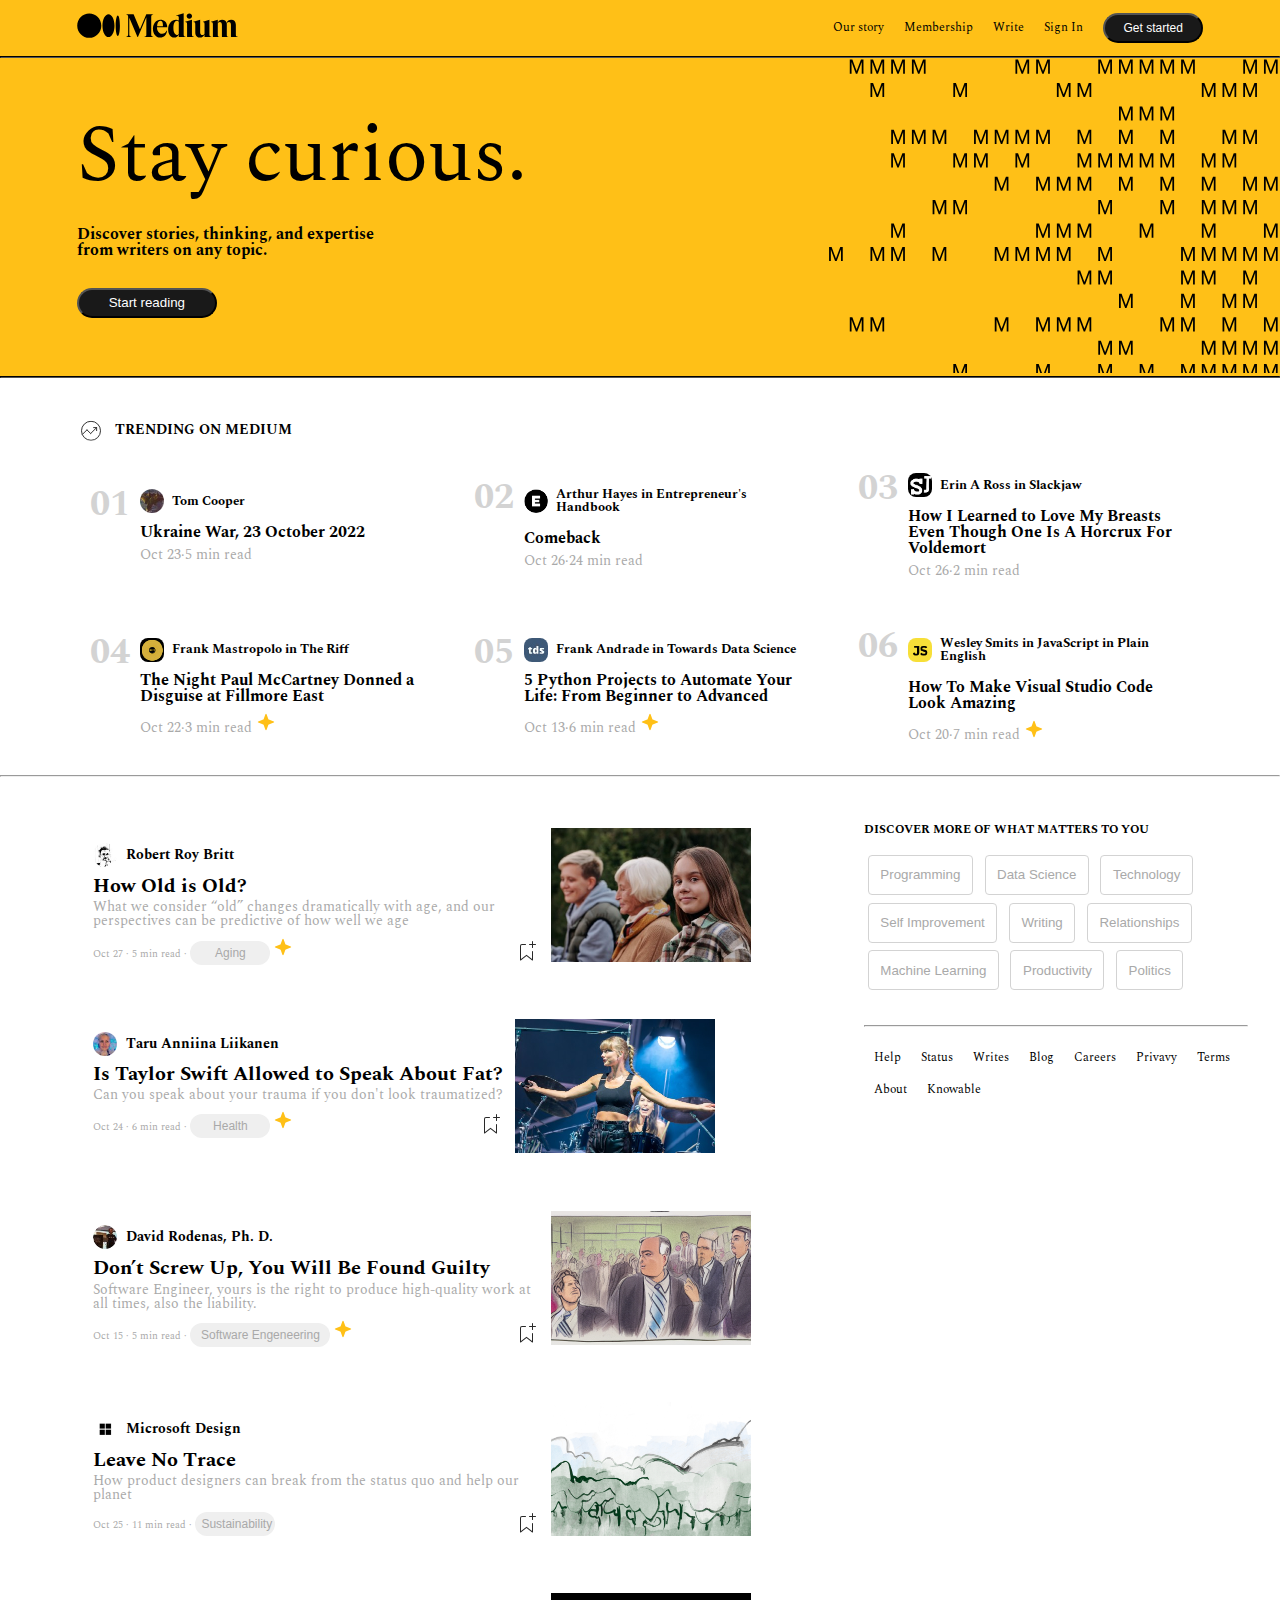
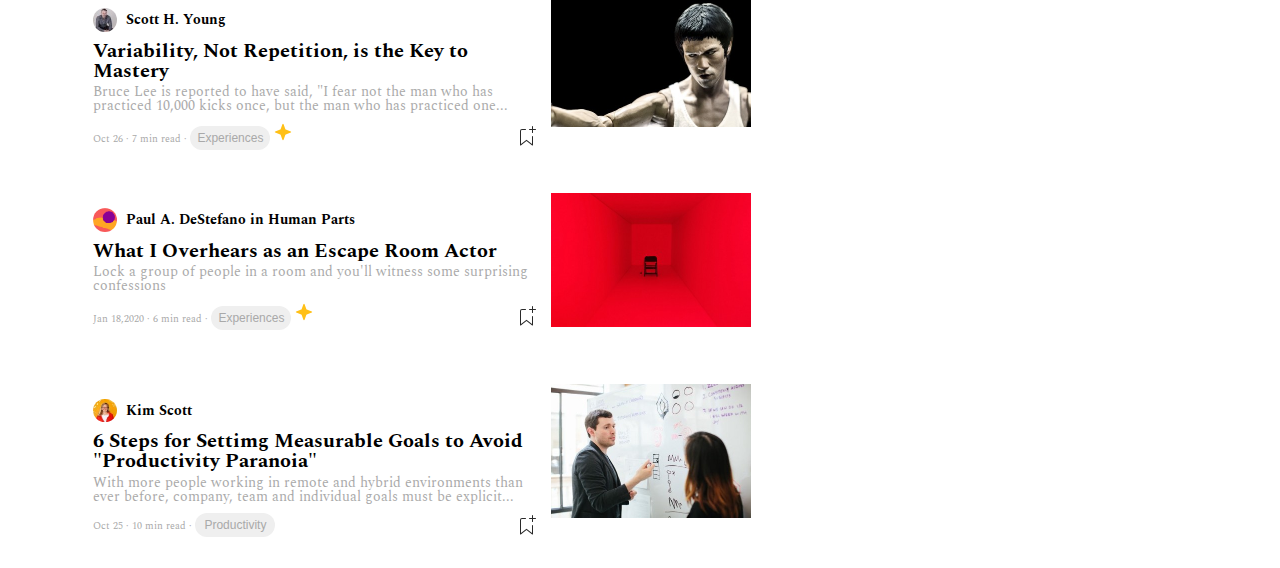
<file: 25esimo giorno esame/index.html>
<!DOCTYPE html>
<html lang="en">

<head>
    <meta charset="UTF-8">
    <meta http-equiv="X-UA-Compatible" content="IE=edge">
    <meta name="viewport" content="width=device-width, initial-scale=1.0">
    <link rel="stylesheet" href="./assets/css/reset.css">
    <link rel="stylesheet" href="./assets/css/style.css">
    <link rel="preconnect" href="https://fonts.googleapis.com">
    <link rel="preconnect" href="https://fonts.gstatic.com" crossorigin>
    <link
        href="https://fonts.googleapis.com/css2?family=Roboto:ital,wght@0,400;0,700;1,300&family=Spectral:ital,wght@0,400;0,700;1,300&display=swap"
        rel="stylesheet">
    <title>Document</title>
</head>

<body>
    <nav class="sticky">
        <div class="navbar">
            <div class="prova">
                <img src="./assets/imgs/svg/logo.svg" alt="logo medium">
            </div>
            <div class="prova">
                <ul>
                    <li>Our story</li>
                    <li>Membership</li>
                    <li>Write</li>
                    <li>Sign In</li>
                    <li><button class="get">Get started</button></li>
                </ul>
            </div>
        </div>
    </nav>
    <hr class="hr">
    <main>
        <div>
            <div class="hero">
                <div class="test">
                    <div class="head">
                        <h1>Stay curious.</h1>
                        <p>Discover stories, thinking, and expertise <br> from writers on any topic.</p>
                        <button>Start reading</button>
                    </div>
                </div>
                <div>
                    <img class="svg" src="./m.svg" alt="lettera M a dissolvenza">
                </div>
            </div>
        </div>
    </main>
    <hr class="hr">
    <article>
        <div class="trending">
            <img src="./assets/imgs/svg/trending.svg" alt="logo trending">
            <p>TRENDING ON MEDIUM</p>
        </div>
        <div class="article-container">
            <div class="article">
                <div>
                    <p class="numb">01</p>
                </div>
                <div>
                    <div class="int">
                        <img src="./assets/imgs/image01.jpeg" alt="aereo caccia" class="circle">
                        <p class="info">Tom Cooper</p>
                    </div>
                    <div>
                        <h5 class="h5">Ukraine War, 23 October 2022</h5>
                        <p class="read">Oct 23·5 min read</p>
                    </div>
                </div>
            </div>
            <div class="article">
                <div>
                    <p class="numb">02</p>
                </div>
                <div>
                    <div class="int">
                        <img src="./assets/imgs/image02.png" alt="Entrepreneur's Handbook" class="circle">
                        <p class="info">Arthur Hayes in Entrepreneur's Handbook</p>
                    </div>
                    <div>
                        <h5 class="h5">Comeback</h5>
                        <p class="read">Oct 26·24 min read</p>
                    </div>
                </div>
            </div>
            <div class="article">
                <div>
                    <p class="numb">03</p>
                </div>
                <div>
                    <div class="int">
                        <img src="./assets/imgs/image03.jpeg" alt=" logo Slackjaw" class="border">
                        <p class="info">Erin A Ross in Slackjaw</p>
                    </div>
                    <div>
                        <h5 class="h5">How I Learned to Love My Breasts Even Though One Is A Horcrux For Voldemort</h5>
                        <p class="read">Oct 26·2 min read</p>
                    </div>
                </div>
            </div>
            <div class="article">
                <div>
                    <p class="numb">04</p>
                </div>
                <div>
                    <div class="int">
                        <img src="./assets/imgs/image04.png" alt="Frank Mastropolo in The Riff" class="border">
                        <p class="info">Frank Mastropolo in The Riff</p>
                    </div>
                    <div>
                        <h5 class="h5">The Night Paul McCartney Donned a Disguise at Fillmore East</h5>
                        <p class="read">Oct 22·3 min read <img src="./assets/imgs/svg/star.svg" alt="immagine stella">
                        </p>
                    </div>
                </div>
            </div>
            <div class="article">
                <div>
                    <p class="numb">05</p>
                </div>
                <div>
                    <div class="int">
                        <img src="./assets/imgs/image05.jpeg" alt="logo Towards Data Science" class="border">
                        <p class="info">Frank Andrade in Towards Data Science</p>
                    </div>
                    <div>
                        <h5 class="h5">5 Python Projects to Automate Your Life: From Beginner to Advanced</h5>
                        <p class="read">Oct 13·6 min read <img src="./assets/imgs/svg/star.svg" alt="immagine stella">
                        </p>
                    </div>
                </div>
            </div>
            <div class="article">
                <div>
                    <p class="numb">06</p>
                </div>
                <div>
                    <div class="int">
                        <img src="./assets/imgs/image06.png" alt="logo Javascript" class="border">
                        <p class="info">Wesley Smits in JavaScript in Plain English</p>
                    </div>
                    <div>
                        <h5 class="h5">How To Make Visual Studio Code Look Amazing</h5>
                        <p class="read">Oct 20·7 min read <img src="./assets/imgs/svg/star.svg" alt="immagine stella">
                        </p>
                    </div>
                </div>
            </div>
        </div>
    </article>
    <hr>
    <aside>
        <div class="footer">
            <div class="altro">
                <div class="news">
                    <div>
                        <div class="title">
                            <img src="./assets/imgs/image07.jpeg" alt="foto Robert Roy Britt">
                            <h5>Robert Roy Britt</h5>
                        </div>
                        <div class="quest">
                            <h2>How Old is Old?</h2>
                            <p>What we consider “old” changes dramatically with age, and our perspectives can be
                                predictive of how well we age</p>
                        </div>
                        <div class="when">
                            <p>Oct 27 · 5 min read · <button>Aging</button> <img src="./assets/imgs/svg/star.svg"
                                    alt="immagine stella"></p>
                            <img src="./assets/imgs/svg/bookmark.svg" alt="tasto salva articolo">
                        </div>
                    </div>
                    <div>
                        <img src="./assets/imgs/image08.jpeg" alt="immagine nonni e nipoti" class="foto">
                    </div>
                </div>
                <div class="news">
                    <div>
                        <div class="title">
                            <img src="./assets/imgs/image09.jpeg" alt="foto Taru Anniina Liikanen">
                            <h5>Taru Anniina Liikanen</h5>
                        </div>
                        <div class="quest">
                            <h2>Is Taylor Swift Allowed to Speak About Fat?</h2>
                            <p>Can you speak about your trauma if you don't look traumatized?</p>
                        </div>
                        <div class="when">
                            <p>Oct 24 · 6 min read · <button>Health </button> <img src="./assets/imgs/svg/star.svg"
                                    alt="immagine stella"></p>
                            <img src="./assets/imgs/svg/bookmark.svg" alt="tasto salva articolo">
                        </div>
                    </div>
                    <div>
                        <img src="./assets/imgs/image10.jpeg" alt="foto band" class="foto">
                    </div>
                </div>
                <div class="news">
                    <div>
                        <div class="title">
                            <img src="./assets/imgs/image11.jpeg" alt="foto David Rodenas, Ph. D.">
                            <h5>David Rodenas, Ph. D.</h5>
                        </div>
                        <div class="quest">
                            <h2>Don’t Screw Up, You Will Be Found Guilty</h2>
                            <p>Software Engineer, yours is the right to produce high-quality work at all times, also the
                                liability.</p>
                        </div>
                        <div class="when">
                            <p>Oct 15 · 5 min read · <button style="width: 140px;">Software Engeneering</button> <img
                                    src="./assets/imgs/svg/star.svg" alt="immagine stella"></p>
                            <img src="./assets/imgs/svg/bookmark.svg" alt="tasto salva articolo">
                        </div>
                    </div>
                    <div>
                        <img src="./assets/imgs/image12.png" alt="immagine lavoratori stilizzati" class="foto">
                    </div>
                </div>
                <div class="news">
                    <div>
                        <div class="title">
                            <img src="./assets/imgs/image13.png" alt="logo Microsoft">
                            <h5>Microsoft Design</h5>
                        </div>
                        <div class="quest">
                            <h2>Leave No Trace</h2>
                            <p>How product designers can break from the status quo and help our planet</p>
                        </div>
                        <div class="when">
                            <p>Oct 25 · 11 min read · <button>Sustainability</button></p>
                            <img src="./assets/imgs/svg/bookmark.svg" alt="tasto salva articolo">
                        </div>
                    </div>
                    <div>
                        <img src="./assets/imgs/image14.png" alt="immagine paesaggio stilizzato" class="foto">
                    </div>
                </div>
                <div class="news">
                    <div>
                        <div class="title">
                            <img src="./assets/imgs/image15.jpeg" alt="foto Scott H. Young">
                            <h5>Scott H. Young</h5>
                        </div>
                        <div class="quest">
                            <h2>Variability, Not Repetition, is the Key to Mastery</h2>
                            <p>Bruce Lee is reported to have said, "I fear not the man who has practiced 10,000 kicks
                                once, but the man who has practiced one...</p>
                        </div>
                        <div class="when">
                            <p>Oct 26 · 7 min read · <button>Experiences</button> <img src="./assets/imgs/svg/star.svg"
                                    alt="immagine stella"></p>
                            <img src="./assets/imgs/svg/bookmark.svg" alt="tasto salva articolo">
                        </div>
                    </div>
                    <div>
                        <img src="./assets/imgs/image16.jpg" alt="immagine Bruce Lee" class="foto">
                    </div>
                </div>
                <div class="news">
                    <div>
                        <div class="title">
                            <img src="./assets/imgs/image17.png" alt="foto Human Parts">
                            <h5>Paul A. DeStefano in Human Parts</h5>
                        </div>
                        <div class="quest">
                            <h2>What I Overhears as an Escape Room Actor</h2>
                            <p>Lock a group of people in a room and you'll witness some surprising confessions</p>
                        </div>
                        <div class="when">
                            <p>Jan 18,2020 · 6 min read · <button>Experiences</button> <img
                                    src="./assets/imgs/svg/star.svg" alt="immagine stella"></p>
                            <img src="./assets/imgs/svg/bookmark.svg" alt="tasto salva articolo">
                        </div>
                    </div>
                    <div>
                        <img src="./assets/imgs/image18.jpeg" alt="immagine escape room" class="foto">
                    </div>
                </div>
                <div class="news">
                    <div>
                        <div class="title">
                            <img src="./assets/imgs/image19.jpeg" alt="foto Kim Scott">
                            <h5>Kim Scott</h5>
                        </div>
                        <div class="quest">
                            <h2>6 Steps for Settimg Measurable Goals to Avoid "Productivity Paranoia"</h2>
                            <p>With more people working in remote and hybrid environments than ever before, company,
                                team and individual goals must be explicit...</p>
                        </div>
                        <div class="when">
                            <p>Oct 25 · 10 min read · <button>Productivity</button></p>
                            <img src="./assets/imgs/svg/bookmark.svg" alt="tasto salva articolo">
                        </div>
                    </div>
                    <div>
                        <img src="./assets/imgs/image20.jpg" alt="immagine professore che scrive alla lavagna e spiega"
                            class="foto">
                    </div>
                </div>
            </div>
            <div class="other">
                <div>
                    <h5>DISCOVER MORE OF WHAT MATTERS TO YOU</h5>
                    <button>Programming</button>
                    <button>Data Science</button>
                    <button>Technology</button>
                    <button>Self Improvement</button>
                    <button>Writing</button>
                    <button>Relationships</button>
                    <button>Machine Learning</button>
                    <button>Productivity</button>
                    <button>Politics</button>
                </div>
                <hr>
                <div>
                    <ul class="list">
                        <li>Help</li>
                        <li>Status</li>
                        <li>Writes</li>
                        <li>Blog</li>
                        <li>Careers</li>
                        <li>Privavy</li>
                        <li>Terms</li>
                        <li>About</li>
                        <li>Knowable</li>
                    </ul>
                </div>
            </div>
        </div>
    </aside>
</body>

</html>
</file>
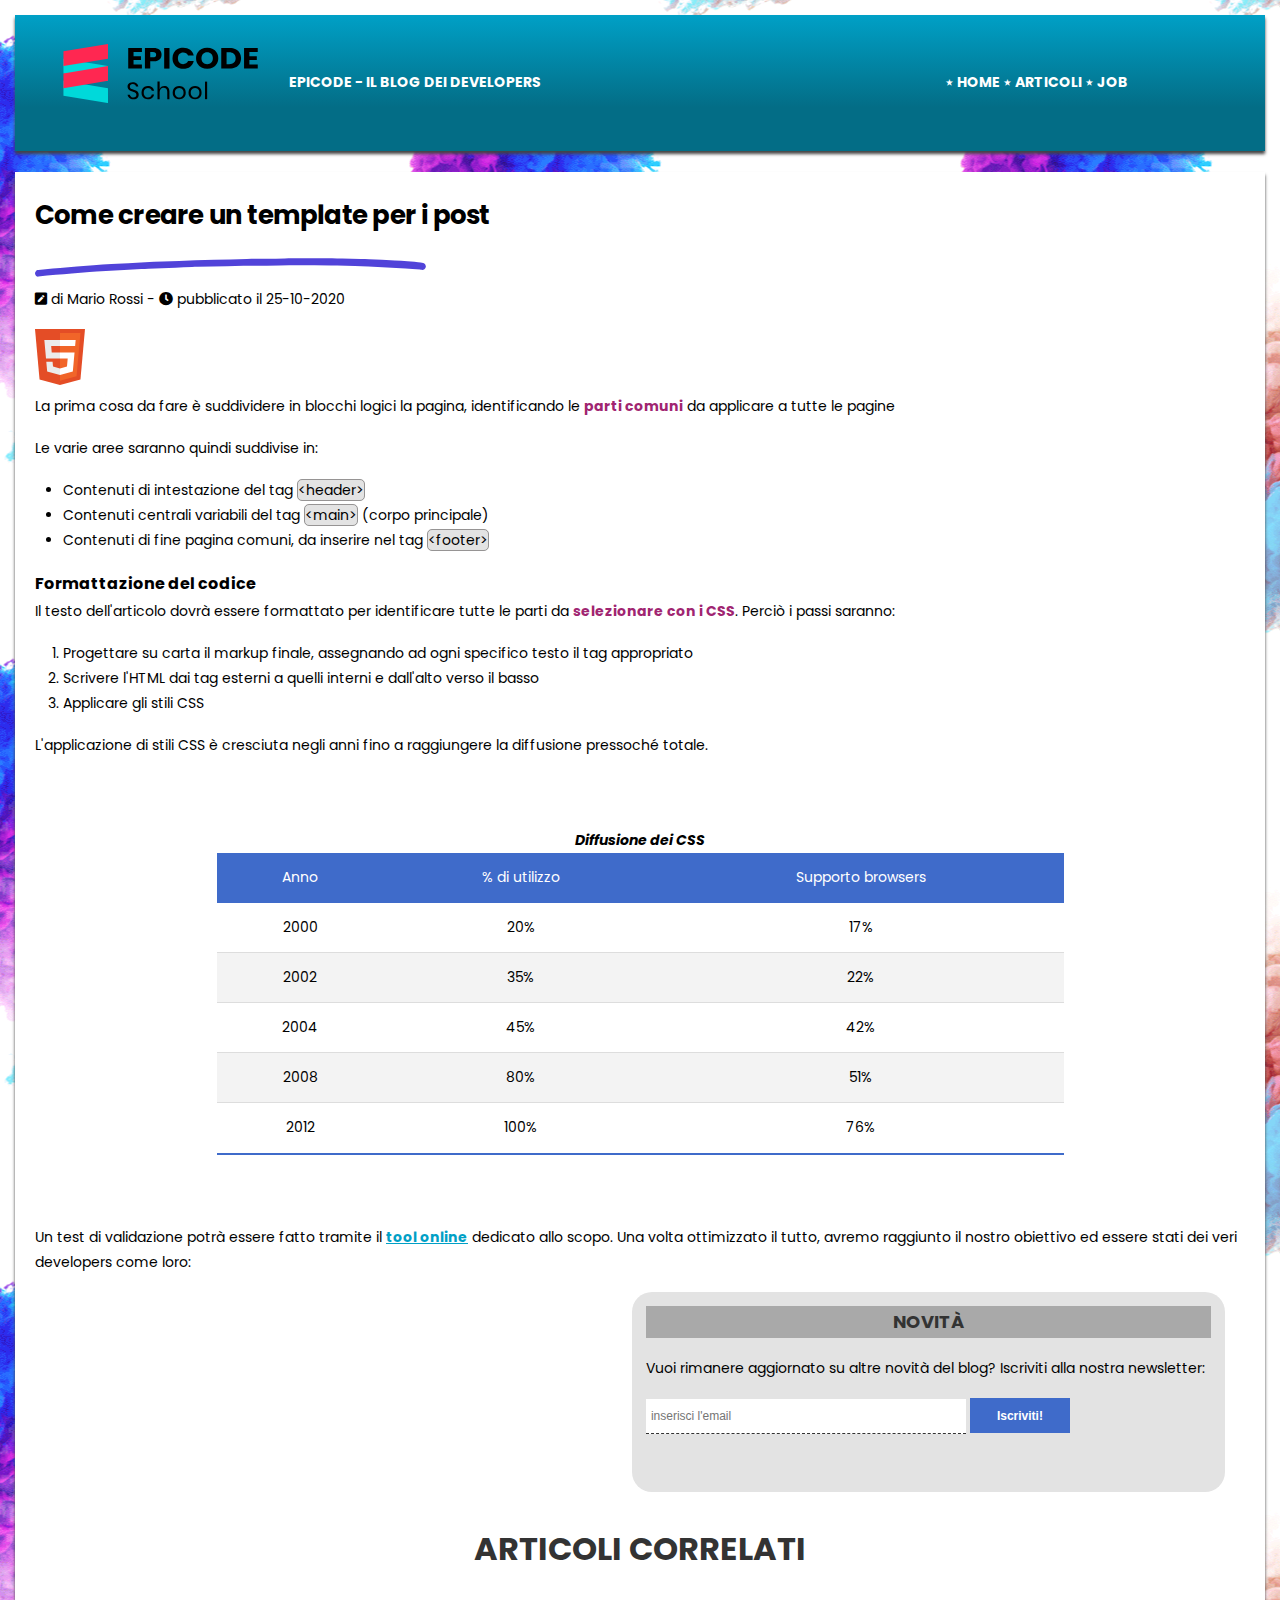
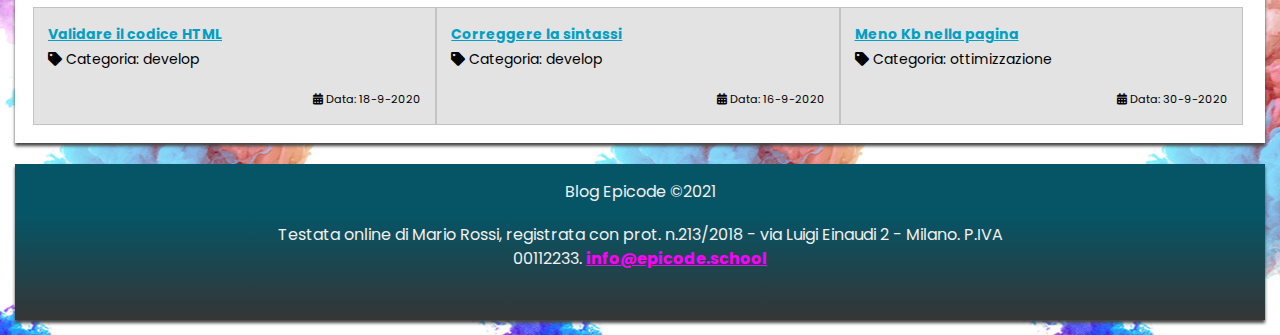
<file: esecizio ventesimo giorno/index.html>
<!DOCTYPE html>
<html lang="it">

<head>
    <meta charset="utf-8">
    <title>Sviluppo di una pagina web - Blog Epicode</title>
    <meta name="description"
        content="Primi passi operativi per creare un modello di pagina HTML per un post. Scopri come iniziare in modo facile.">
    <meta name="viewport" content="width=device-width, initial-scale=1">
    <link rel="preconnect" href="https://fonts.gstatic.com">
    <link href="https://fonts.googleapis.com/css2?family=Poppins&display=swap" rel="stylesheet">
    <link rel="stylesheet" href="./assets/css/font-awesome.css">
    <link rel="stylesheet" href="./assets/css/reset.css">
    <link rel="stylesheet" href="./assets/css/style.css">
</head>

<body>
    <header>
        <div class="brand">
            <img src="./assets/img/logo.svg" alt="logo del blog" width="250" height="60" id="epic-s">
            <p>Epicode - Il blog dei developers</p>
        </div>
        <nav>
            <ul>
                <li class="nav"><a href="index.html" title="Home Page">Home</a></li>
                <li class="nav"><a href="articoli.html" title="Elenco degli articoli tecnici pubblicati">Articoli</a></li>
                <li class="nav"><a href="contatti.html" title="Candidati inviando un tuo cv">Job</a></li>
            </ul>
        </nav>

    </header>

    <hr>

    <main>
        <article class="clearfix">
            <h1>Come creare un template per i post</h1>
            <img id="underline" src="../ventunesimo giorno/esercizio/assets/img/underline.svg" alt="">
            <p><i class="fas fa-pen-square"></i> di Mario Rossi - <span><i class="fas fa-clock"></i> pubblicato il
                    25-10-2020</span></p>
            <img src="./assets/img/HTML5_shield.svg" alt="logo html 5" width="50px" id="html5">
            <p>La prima cosa da fare è suddividere in blocchi logici la pagina, identificando le <strong>parti
                    comuni</strong> da applicare a tutte le pagine</p>

            <p>Le varie aree saranno quindi suddivise in:</p>
            <ul>
                <li class="ul">Contenuti di intestazione del tag <code>&lt;header&gt;</code></li>
                <li class="ul">Contenuti centrali variabili del tag <code>&lt;main&gt;</code> (corpo principale)</li>
                <li class="ul">Contenuti di fine pagina comuni, da inserire nel tag <code>&lt;footer&gt;</code></li>
            </ul>

            <h2 id="formattazione">Formattazione del codice</h2>
            <p>Il testo dell'articolo dovrà essere formattato per identificare tutte le parti da <strong>selezionare con
                    i CSS</strong>. Perciò i passi saranno:</p>
            <ol>
                <li>Progettare su carta il markup finale, assegnando ad ogni specifico testo il tag appropriato</li>
                <li>Scrivere l'HTML dai tag esterni a quelli interni e dall'alto verso il basso</li>
                <li>Applicare gli stili CSS</li>
            </ol>

            <p>L'applicazione di stili CSS è cresciuta negli anni fino a raggiungere la diffusione pressoché totale.</p>

            <table>
                <caption>Diffusione dei CSS</caption>
                <thead>
                    <tr>
                        <th>Anno</th>
                        <th>% di utilizzo</th>
                        <th>Supporto browsers</th>
                    </tr>
                </thead>
                <tbody>
                    <tr>
                        <td>2000</td>
                        <td>20&percnt;</td>
                        <td>17&percnt;</td>
                    </tr>
                    <tr>
                        <td>2002</td>
                        <td>35&percnt;</td>
                        <td>22&percnt;</td>
                    </tr>
                    <tr>
                        <td>2004</td>
                        <td>45&percnt;</td>
                        <td>42&percnt;</td>
                    </tr>
                    <tr>
                        <td>2008</td>
                        <td>80&percnt;</td>
                        <td>51&percnt;</td>
                    </tr>
                    <tr>
                        <td>2012</td>
                        <td>100&percnt;</td>
                        <td>76&percnt;</td>
                    </tr>
                </tbody>
            </table>

            <p id="test">Un test di validazione potrà essere fatto tramite il <a href="https://jigsaw.w3.org/css-validator/"
                    target="blank" title="Validatore CSS online del W3C" id="tool">tool online</a> dedicato allo scopo. Una volta
                ottimizzato il tutto, avremo raggiunto il nostro obiettivo ed essere stati dei veri developers come
                loro:</p>

            <iframe width="300" height="300" src="https://www.youtube.com/embed/dvOvHXruEDM" id="iframe"
                title="YouTube video player"
                allow="accelerometer; autoplay; clipboard-write; encrypted-media; gyroscope; picture-in-picture"
                allowfullscreen></iframe>

            <section>
                <h2 id="news">Novità</h2>
                <p id="p-news">Vuoi rimanere aggiornato su altre novità del blog? Iscriviti alla nostra newsletter:</p>

                <form method="POST" action="elabora_form.php">
                    <fieldset>
                        <input type="email" name="user_email" id="user_email" placeholder="inserisci l'email" required>
                        <button type="submit">Iscriviti!</button>
                    </fieldset>
                </form>
            </section>

        </article>

        <aside>
            <h2 id="art">Articoli correlati</h2>
            <div>
                <a class="a-art" href="post2.html"
                    title="Passaggi guidati per validare correttamente tutto il codice sviluppato">Validare il codice
                    HTML</a>
                <p><i class="fas fa-tag"></i> Categoria: develop</p>
                <p><i class="fas fa-calendar-alt"></i> Data: 18-9-2020</p>
            </div>

            <div>
                <a class="a-art" href="post3.html"
                    title="Passaggi guidati per controllare e correggere tutto il codice sviluppato">Correggere la
                    sintassi</a>
                <p><i class="fas fa-tag"></i> Categoria: develop</p>
                <p><i class="fas fa-calendar-alt"></i> Data: 16-9-2020</p>
            </div>

            <div>
                <a class="a-art" href="post4.html" title="Consigli ed approcci per ridurre il peso della pagina">Meno Kb nella
                    pagina</a>
                <p><i class="fas fa-tag"></i> Categoria: ottimizzazione</p>
                <p><i class="fas fa-calendar-alt"></i> Data: 30-9-2020</p>
            </div>
        </aside>
    </main>

    <hr>

    <footer>
        <p>Blog Epicode &copy;2021</p>
        <address>Testata online di Mario Rossi, registrata con prot. n.213/2018 - via Luigi Einaudi 2 - Milano. P.IVA
            00112233. <a href="mailto:info@epicode.school"
                title="contattami per informazioni/lavoro/privacy">info@epicode.school</a></address>
    </footer>

</body>

</html>
</file>
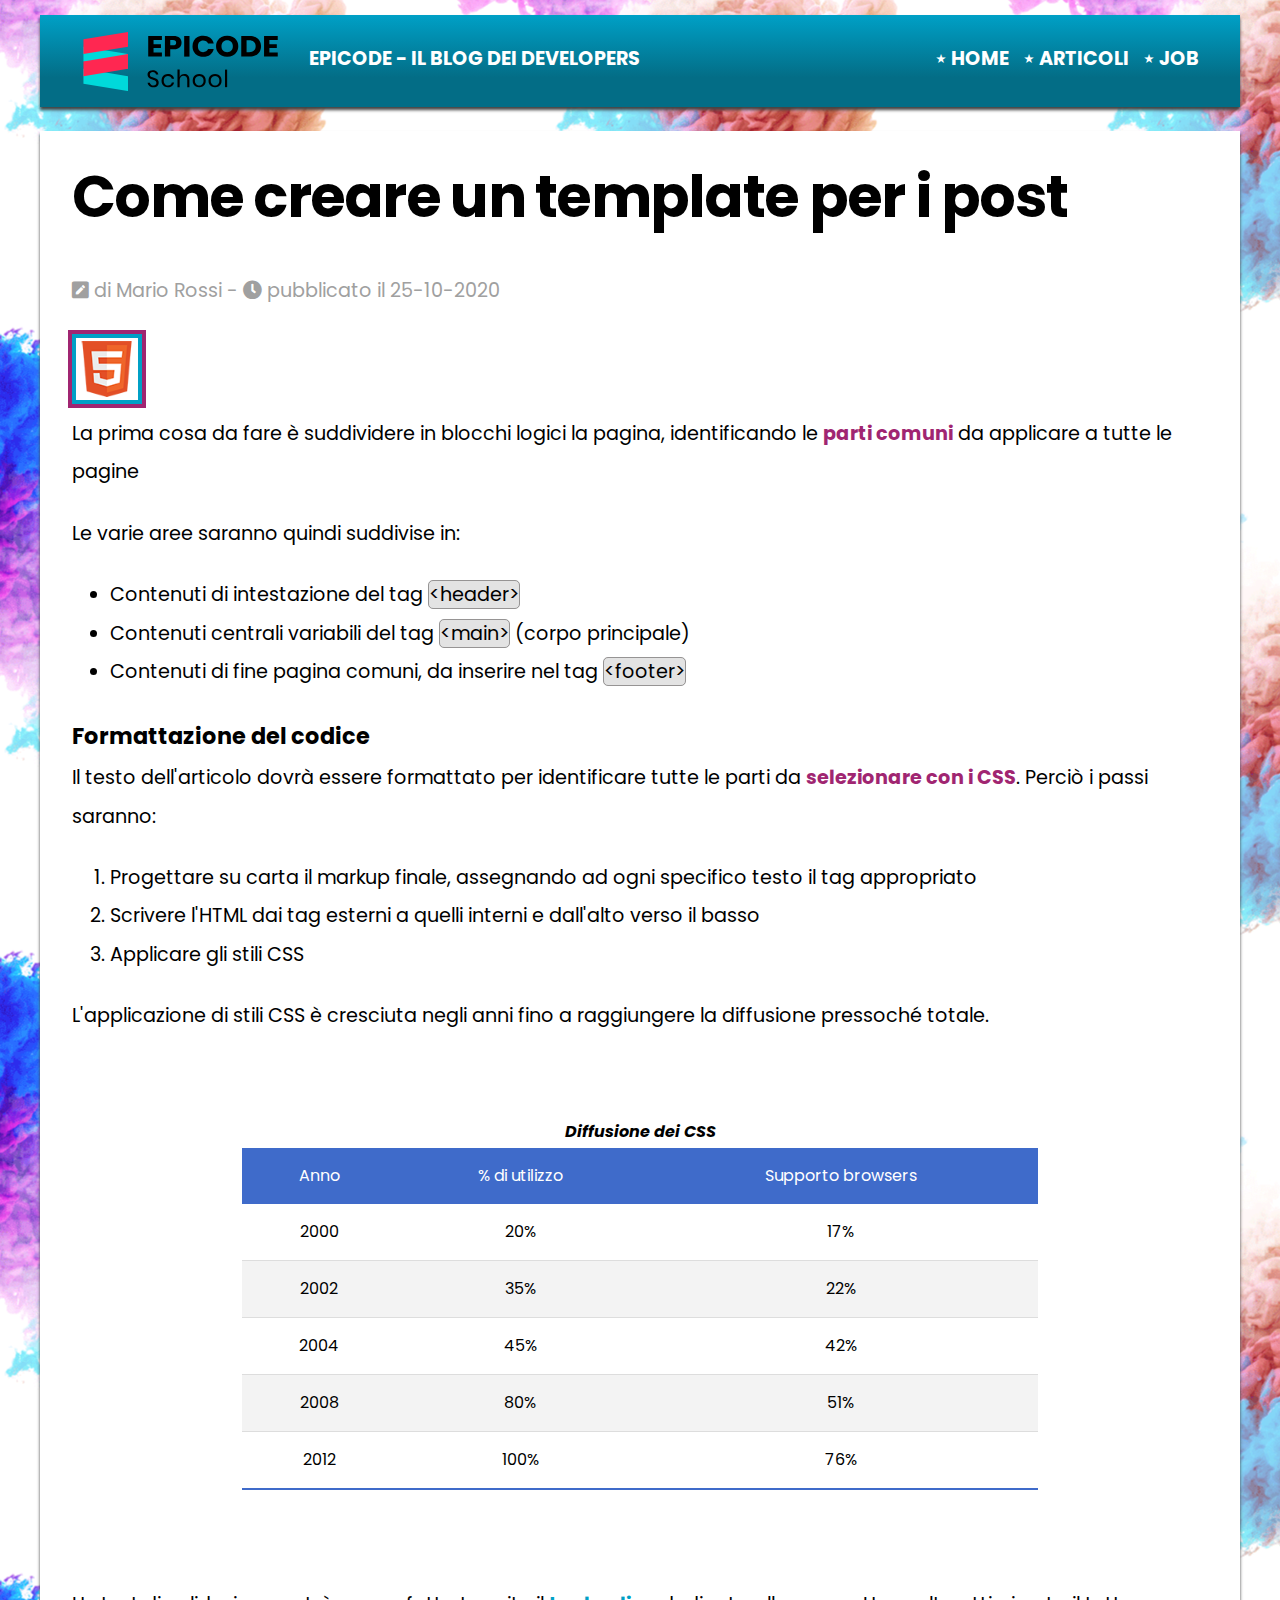
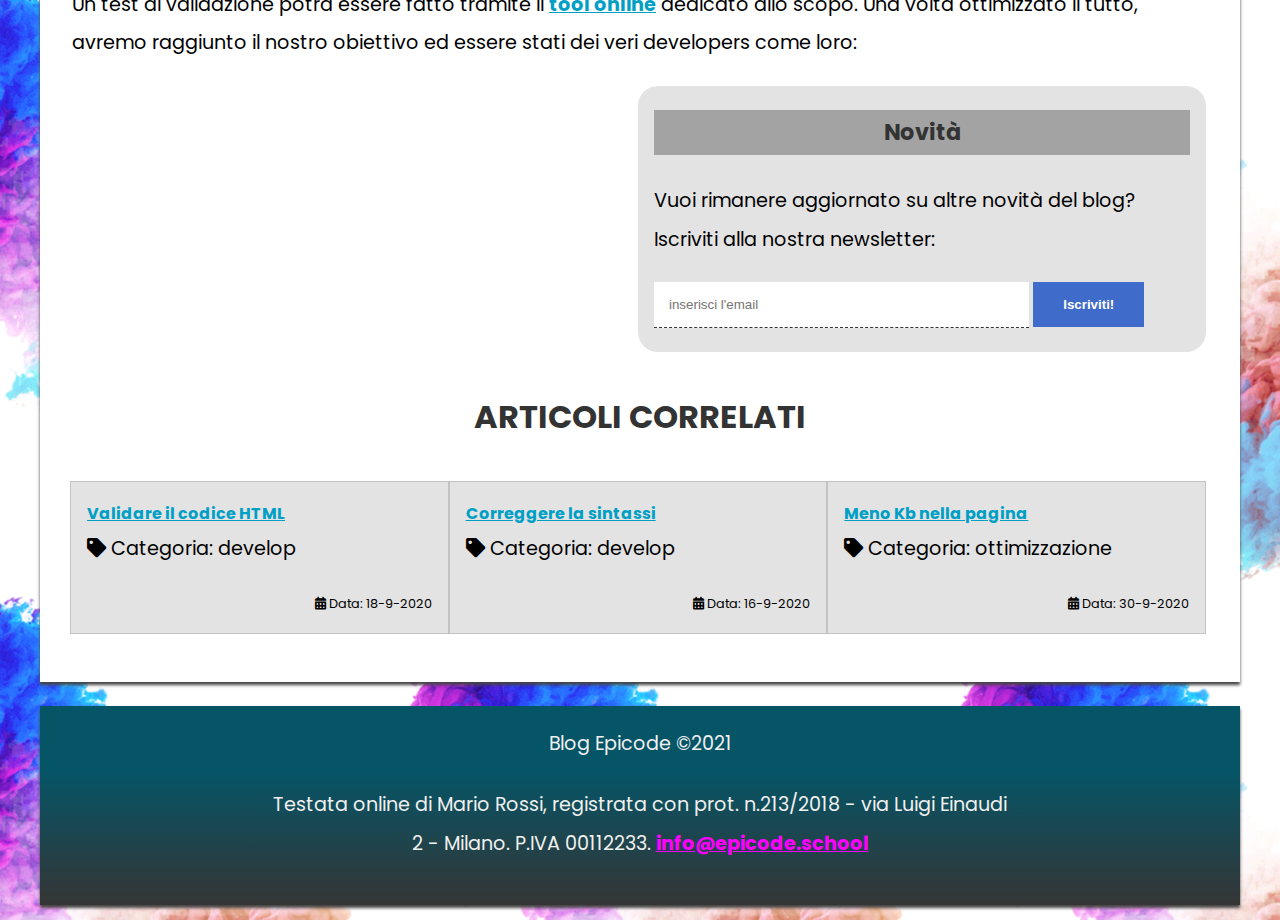
<file: esecizio ventesimo giorno/soluzione/articolo.html>
<!DOCTYPE html>
<html lang="it">

<head>
    <meta charset="utf-8">
    <title>Sviluppo di una pagina web - Blog Epicode</title>
    <meta name="description"
        content="Primi passi operativi per creare un modello di pagina HTML per un post. Scopri come iniziare in modo facile.">
    <meta name="viewport" content="width=device-width, initial-scale=1">
    <link rel="preconnect" href="https://fonts.gstatic.com">
    <link href="https://fonts.googleapis.com/css2?family=Poppins&display=swap" rel="stylesheet">
    <link rel="stylesheet" href="./assets/css/font-awesome.css">
    <link rel="stylesheet" href="./assets/css/reset.css">
    <link rel="stylesheet" href="./assets/css/style.css">
</head>

<body id="top">
    <header>
        <div class="brand">
            <img src="./assets/img/logo.svg" alt="logo del blog" width="250" height="60">
            <p>Epicode - Il blog dei developers</p>
        </div>
        <nav>
            <ul>
                <li><a href="./index.html" title="Home Page">Home</a></li>
                <li><a href="./articoli.html" title="Elenco degli articoli tecnici pubblicati">Articoli</a></li>
                <li><a href="./contatti.html" title="Candidati inviando un tuo cv">Job</a></li>
            </ul>
        </nav>

    </header>

    <hr>

    <main>
        <article class="clearfix">
            <h1>Come creare un template per i post </h1>
            <p><i class="fas fa-pen-square"></i> di Mario Rossi - <span><i class="fas fa-clock"></i> pubblicato il
                    25-10-2020</span></p>
            <img src="./assets/img/badge.png" class="imgLeft" alt="logo Html5" width="70" height="70">
            <p> La prima cosa
                da
                fare è suddividere in blocchi logici la pagina, identificando le <strong>parti comuni</strong> da
                applicare a tutte le pagine</p>

            <p>Le varie aree saranno quindi suddivise in:</p>
            <ul>
                <li>Contenuti di intestazione del tag <code>&lt;header&gt;</code></li>
                <li>Contenuti centrali variabili del tag <code>&lt;main&gt;</code> (corpo principale)</li>
                <li>Contenuti di fine pagina comuni, da inserire nel tag <code>&lt;footer&gt;</code></li>
            </ul>

            <h2>Formattazione del codice</h2>
            <p>Il testo dell'articolo dovrà essere formattato per identificare tutte le parti da <strong>selezionare con
                    i CSS</strong>. Perciò i passi saranno:</p>
            <ol>
                <li>Progettare su carta il markup finale, assegnando ad ogni specifico testo il tag appropriato</li>
                <li>Scrivere l'HTML dai tag esterni a quelli interni e dall'alto verso il basso</li>
                <li>Applicare gli stili CSS</li>
            </ol>

            <p>L'applicazione di stili CSS è cresciuta negli anni fino a raggiungere la diffusione pressoché totale.</p>

            <table>
                <caption>Diffusione dei CSS</caption>
                <thead>
                    <tr>
                        <th>Anno</th>
                        <th>% di utilizzo</th>
                        <th>Supporto browsers</th>
                    </tr>
                </thead>
                <tbody>
                    <tr>
                        <td>2000</td>
                        <td>20&percnt;</td>
                        <td>17&percnt;</td>
                    </tr>
                    <tr>
                        <td>2002</td>
                        <td>35&percnt;</td>
                        <td>22&percnt;</td>
                    </tr>
                    <tr>
                        <td>2004</td>
                        <td>45&percnt;</td>
                        <td>42&percnt;</td>
                    </tr>
                    <tr>
                        <td>2008</td>
                        <td>80&percnt;</td>
                        <td>51&percnt;</td>
                    </tr>
                    <tr>
                        <td>2012</td>
                        <td>100&percnt;</td>
                        <td>76&percnt;</td>
                    </tr>
                </tbody>
            </table>

            <p>Un test di validazione potrà essere fatto tramite il <a href="https://jigsaw.w3.org/css-validator/"
                    target="blank" title="Validatore CSS online del W3C">tool online</a> dedicato allo scopo. Una volta
                ottimizzato il tutto, avremo raggiunto il nostro obiettivo ed essere stati dei veri developers come
                loro:</p>

            <iframe width="300" height="300" src="https://www.youtube.com/embed/dvOvHXruEDM"
                title="YouTube video player"
                allow="accelerometer; autoplay; clipboard-write; encrypted-media; gyroscope; picture-in-picture"
                allowfullscreen></iframe>

            <section>
                <h2>Novità</h2>
                <p>Vuoi rimanere aggiornato su altre novità del blog? Iscriviti alla nostra newsletter:</p>

                <form method="POST" action="elabora_form.php">
                    <fieldset>
                        <input type="email" name="user_email" id="user_email" placeholder="inserisci l'email" required>
                        <button type="submit">Iscriviti!</button>
                    </fieldset>
                </form>
            </section>

        </article>

        <aside>
            <h2>Articoli correlati</h2>
            <div>
                <a href="./post2.html"
                    title="Passaggi guidati per validare correttamente tutto il codice sviluppato">Validare il codice
                    HTML</a>
                <p><i class="fas fa-tag"></i> Categoria: develop</p>
                <p><i class="fas fa-calendar-alt"></i> Data: 18-9-2020</p>
            </div>

            <div>
                <a href="./post3.html"
                    title="Passaggi guidati per controllare e correggere tutto il codice sviluppato">Correggere la
                    sintassi</a>
                <p><i class="fas fa-tag"></i> Categoria: develop</p>
                <p><i class="fas fa-calendar-alt"></i> Data: 16-9-2020</p>
            </div>

            <div>
                <a href="./post4.html" title="Consigli ed approcci per ridurre il peso della pagina">Meno Kb nella
                    pagina</a>
                <p><i class="fas fa-tag"></i> Categoria: ottimizzazione</p>
                <p><i class="fas fa-calendar-alt"></i> Data: 30-9-2020</p>
            </div>
        </aside>
    </main>

    <hr>

    <footer>
        <p>Blog Epicode &copy;2021</p>
        <address>Testata online di Mario Rossi, registrata con prot. n.213/2018 - via Luigi Einaudi 2 - Milano. P.IVA
            00112233. <a href="mailto:info@epicode.school"
                title="contattami per informazioni/lavoro/privacy">info@epicode.school</a></address>
    </footer>
</body>

</html>
</file>
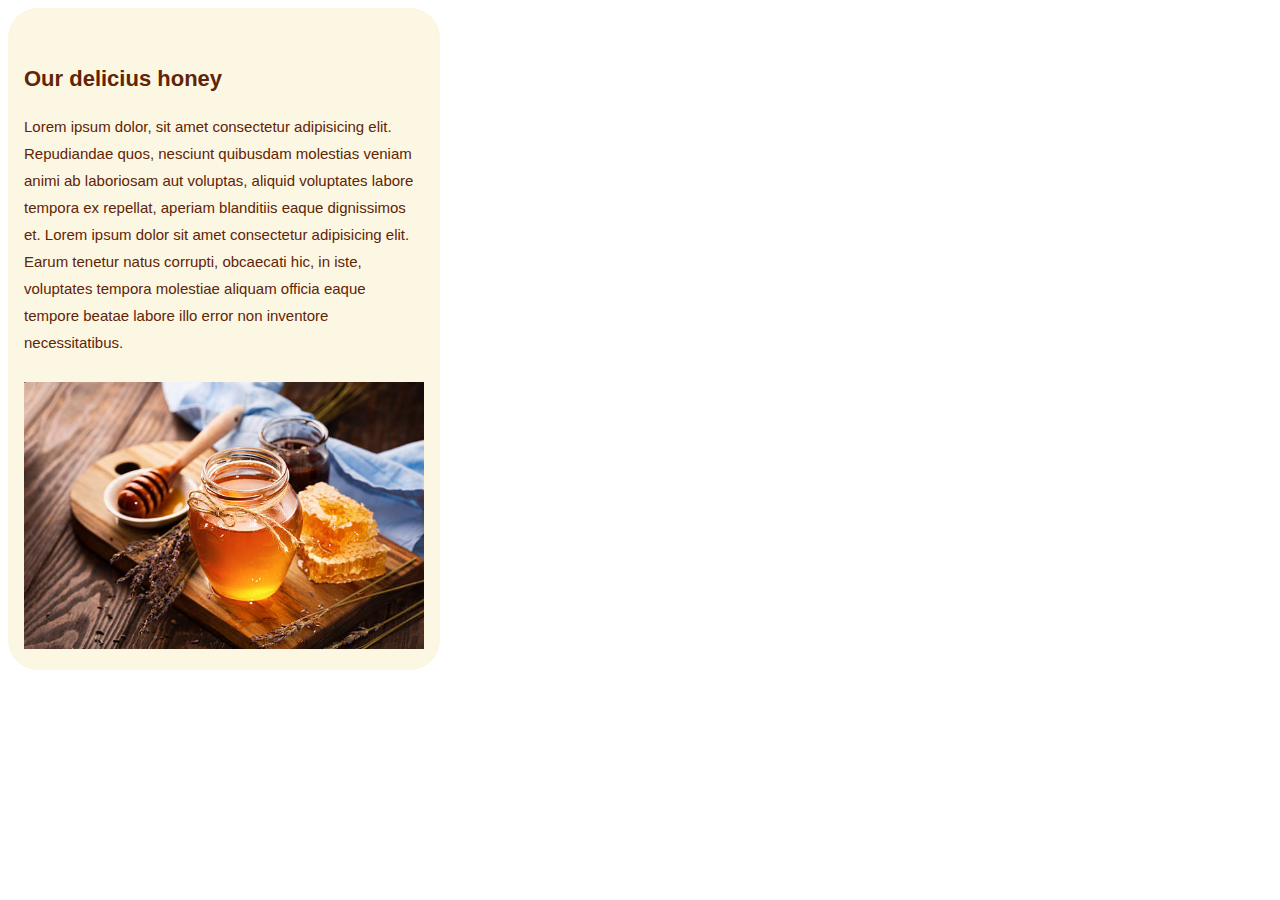
<file: ventiduesimo giorno/esercizio/article-mobile.html>
<!DOCTYPE html>
<html lang="en">
<head>
    <meta charset="UTF-8">
    <meta name="viewport" content="width=device-width, initial-scale=1.0">
    <link rel="stylesheet" href="./css/article-mobile.css">
    <title>Article</title>
</head>
<body>
    <article>
        <div id="article">
            <div id="info">
                <h4>Our delicius honey</h4>
                <p>Lorem ipsum dolor, sit amet consectetur adipisicing elit. Repudiandae quos, nesciunt quibusdam molestias veniam animi ab laboriosam aut voluptas, aliquid voluptates labore tempora ex repellat, aperiam blanditiis eaque dignissimos et.
                    Lorem ipsum dolor sit amet consectetur adipisicing elit. Earum tenetur natus corrupti, obcaecati hic, in iste, voluptates tempora molestiae aliquam officia eaque tempore beatae labore illo error non inventore necessitatibus.
                </p>
            </div>
            <div class="illustrazione">
                <img src="./assets/imgs/honey.jpg" alt="vasetto miele" width="400px">
            </div>
        </div>
    </article>
</body>
</html>
</file>
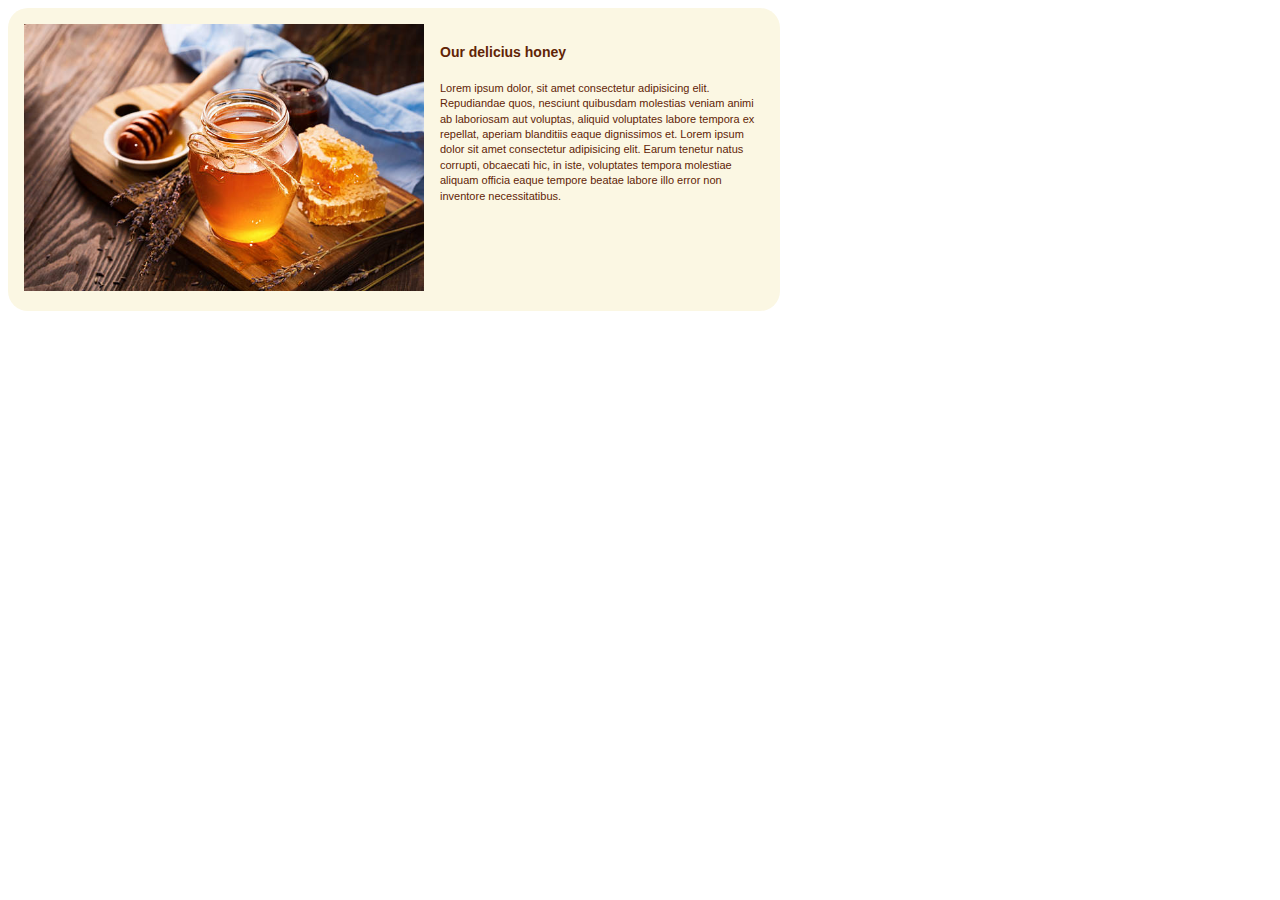
<file: ventiduesimo giorno/esercizio/article.html>
<!DOCTYPE html>
<html lang="en">
<head>
    <meta charset="UTF-8">
    <meta name="viewport" content="width=device-width, initial-scale=1.0">
    <link rel="stylesheet" href="./css/article.css">
    <title>Article</title>
</head>
<body>
    <article>
        <div id="article">
            <div>
                <img src="./assets/imgs/honey.jpg" alt="vasetto miele" width="400px">
            </div>
            <div id="info">
                <h4>Our delicius honey</h4>
                <p>Lorem ipsum dolor, sit amet consectetur adipisicing elit. Repudiandae quos, nesciunt quibusdam molestias veniam animi ab laboriosam aut voluptas, aliquid voluptates labore tempora ex repellat, aperiam blanditiis eaque dignissimos et.
                    Lorem ipsum dolor sit amet consectetur adipisicing elit. Earum tenetur natus corrupti, obcaecati hic, in iste, voluptates tempora molestiae aliquam officia eaque tempore beatae labore illo error non inventore necessitatibus.
                </p>
            </div>
        </div>
    </article>
</body>
</html>
</file>
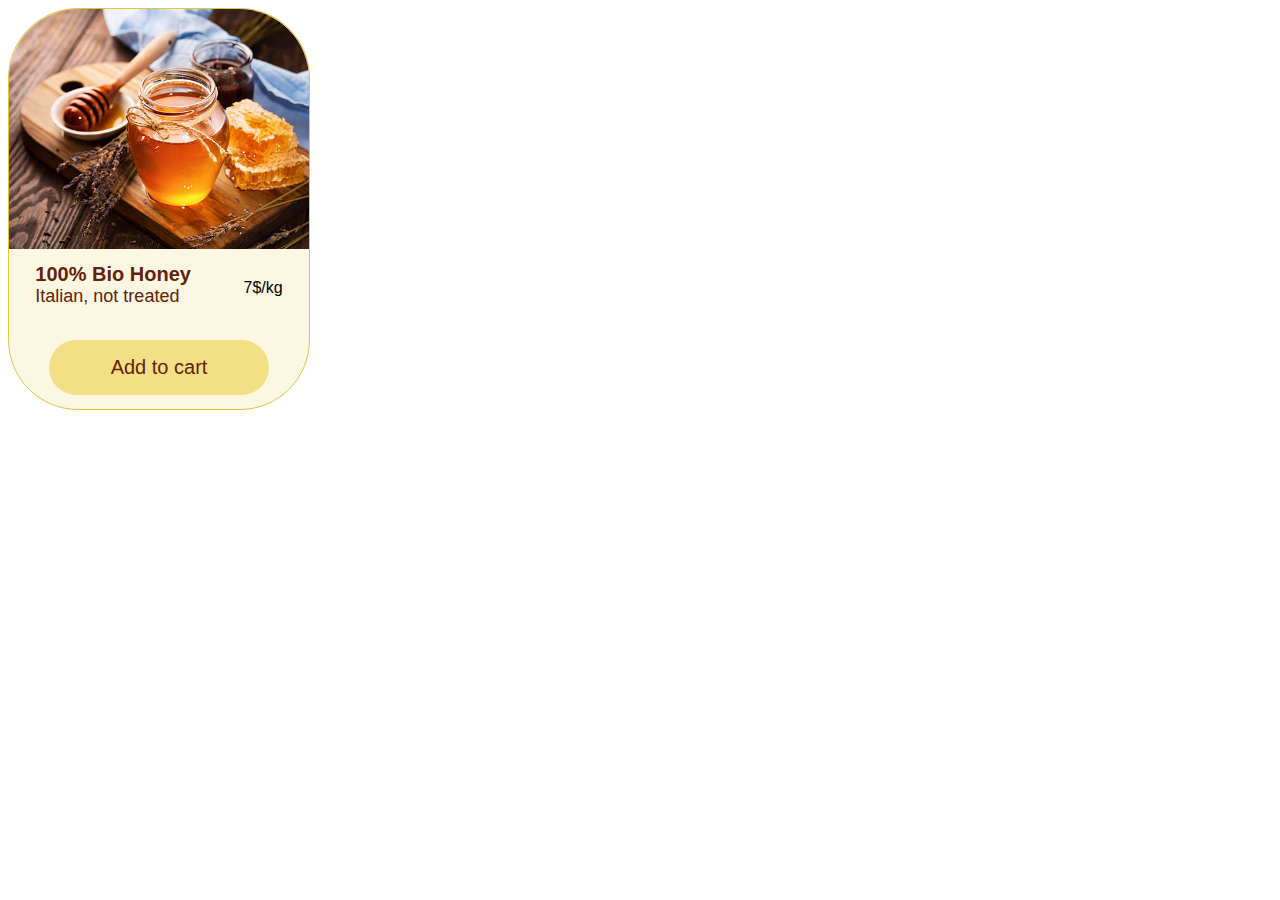
<file: ventiduesimo giorno/esercizio/card.html>
<!DOCTYPE html>
<html lang="en">

<head>
    <meta charset="UTF-8">
    <meta name="viewport" content="width=device-width, initial-scale=1.0">
    <link rel="stylesheet" href="./css/card.css">
    <title>Card</title>
</head>

<body>
    <div class="card">
        <div class="img">
            <img src="./assets/imgs/honey.jpg" alt="vasetto di miele">
        </div>
        <div class="info">
            <div class="text">
                <p class="bold">100% Bio Honey</p>
                <p>Italian, not treated</p>
            </div>
            <div>
                <p>7$/kg</p>
            </div>
        </div>
        <div class="button">
            <button>Add to cart</button>
        </div>
    </div>
</body>

</html>
</file>
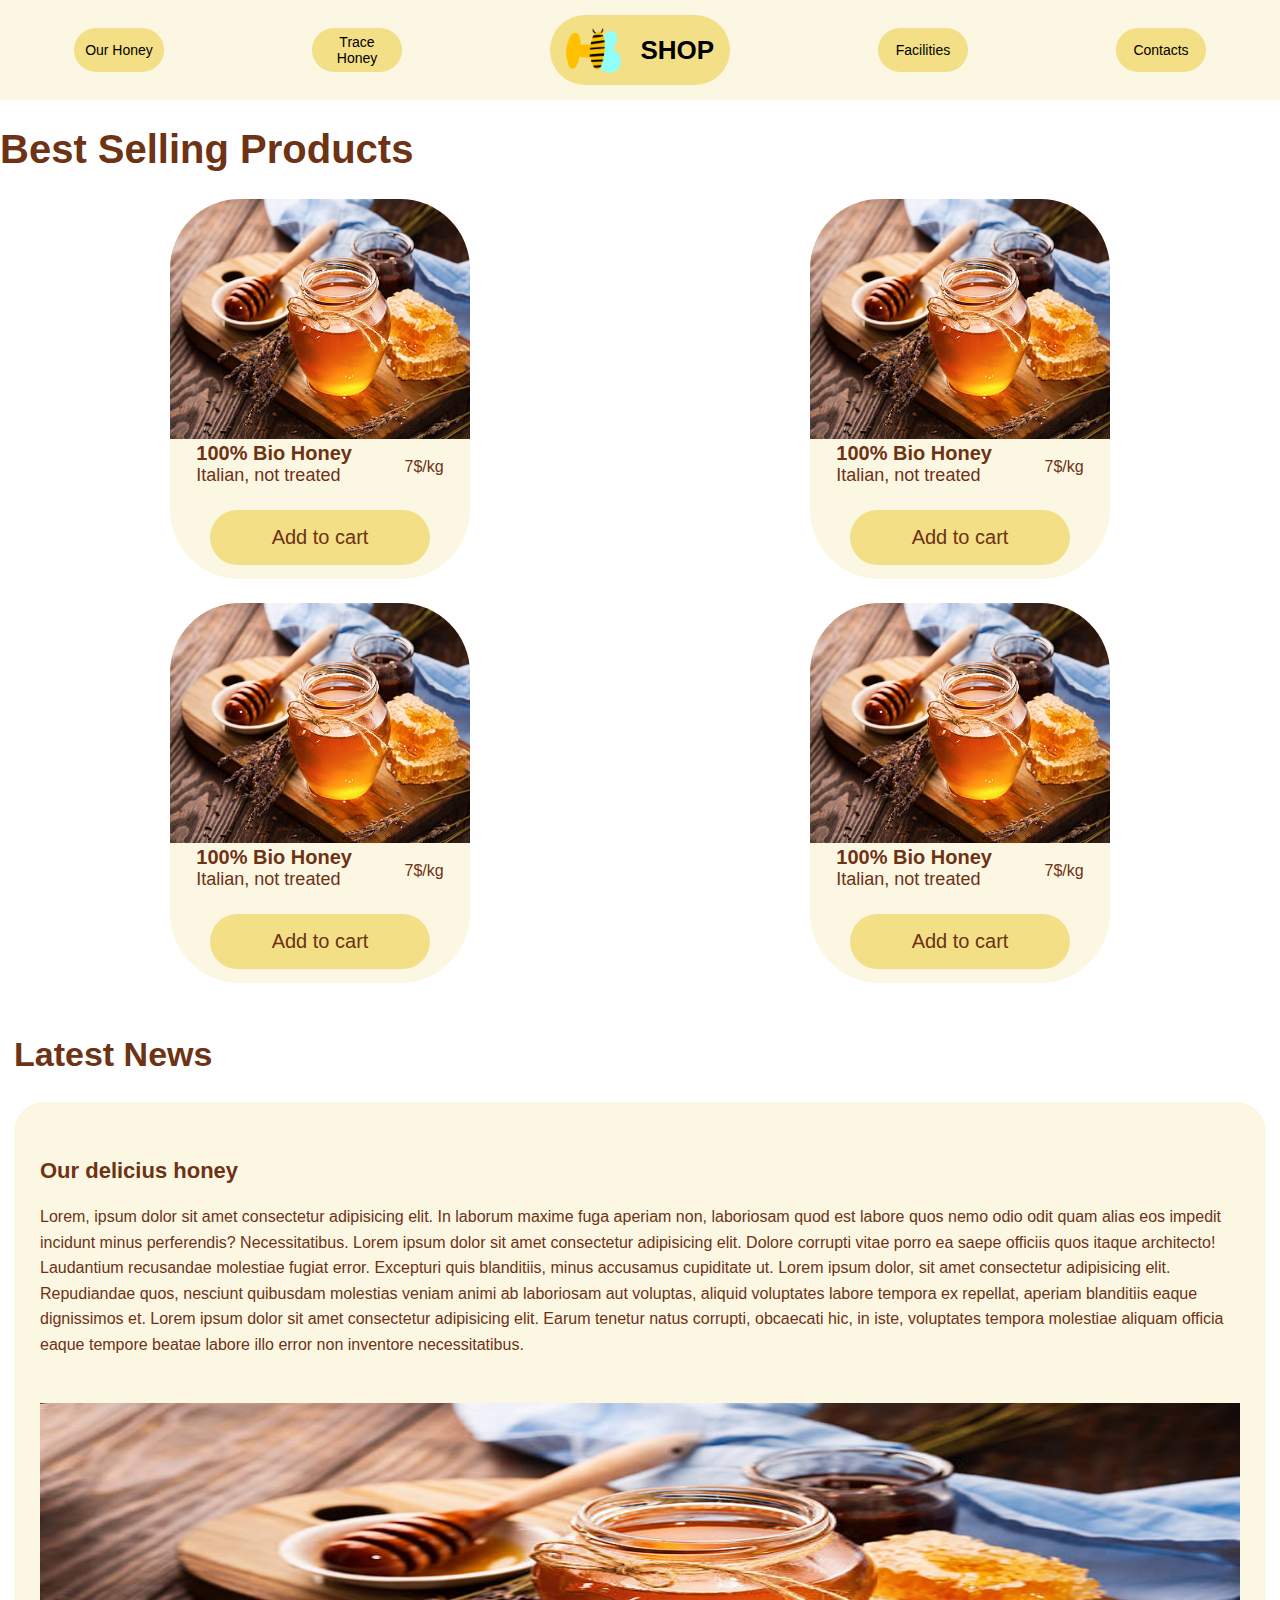
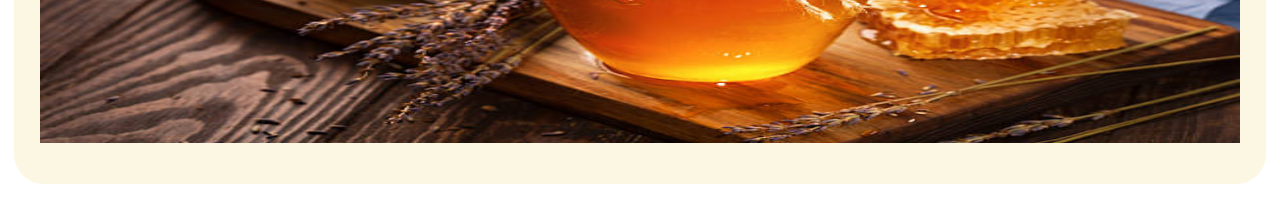
<file: ventiduesimo giorno/esercizio/honey-shop.html>
<!DOCTYPE html>
<html lang="en">

<head>
    <meta charset="UTF-8">
    <meta name="viewport" content="width=device-width, initial-scale=1.0">
    <link rel="stylesheet" href="./css/honey-shop.css">
    <title>Honey Shop</title>
</head>

<body>
    <nav>
        <ul>
            <li><button>Our Honey</button></li>
            <li><button>Trace Honey</button></li>
            <li><button id="logo">
                    <img style="width: 55px;" src="./assets/imgs/logo.png" alt="logo ape">
                    <p>SHOP</p>
                </button></li>
            <li><button>Facilities</button></li>
            <li><button>Contacts</button></li>
        </ul>
    </nav>
    <h1>Best Selling Products</h1>
    <div class="card-container">
        <div class="card">
            <div class="img">
                <img src="./assets/imgs/honey.jpg" alt="vasetto di miele">
            </div>
            <div class="info">
                <div class="text">
                    <p class="bold">100% Bio Honey</p>
                    <p>Italian, not treated</p>
                </div>
                <div>
                    <p>7$/kg</p>
                </div>
            </div>
            <div class="button">
                <button>Add to cart</button>
            </div>
        </div>
        <div class="card">
            <div class="img">
                <img src="./assets/imgs/honey.jpg" alt="vasetto di miele">
            </div>
            <div class="info">
                <div class="text">
                    <p class="bold">100% Bio Honey</p>
                    <p>Italian, not treated</p>
                </div>
                <div>
                    <p>7$/kg</p>
                </div>
            </div>
            <div class="button">
                <button>Add to cart</button>
            </div>
        </div>
    </div>
    <div class="card-container">
        <div class="card">
            <div class="img">
                <img src="./assets/imgs/honey.jpg" alt="vasetto di miele">
            </div>
            <div class="info">
                <div class="text">
                    <p class="bold">100% Bio Honey</p>
                    <p>Italian, not treated</p>
                </div>
                <div>
                    <p>7$/kg</p>
                </div>
            </div>
            <div class="button">
                <button>Add to cart</button>
            </div>
        </div>
        <div class="card">
            <div class="img">
                <img src="./assets/imgs/honey.jpg" alt="vasetto di miele">
            </div>
            <div class="info">
                <div class="text">
                    <p class="bold">100% Bio Honey</p>
                    <p>Italian, not treated</p>
                </div>
                <div>
                    <p>7$/kg</p>
                </div>
            </div>
            <div class="button">
                <button>Add to cart</button>
            </div>
        </div>
    </div>
    <aside>
        <h2>Latest News</h2>
        <article>
            <div id="article">
                <div id="info">
                    <h4>Our delicius honey</h4>
                    <p>Lorem, ipsum dolor sit amet consectetur adipisicing elit. In laborum maxime fuga aperiam non, laboriosam quod est labore quos nemo odio odit quam alias eos impedit incidunt minus perferendis? Necessitatibus.
                        Lorem ipsum dolor sit amet consectetur adipisicing elit. Dolore corrupti vitae porro ea saepe officiis quos itaque architecto! Laudantium recusandae molestiae fugiat error. Excepturi quis blanditiis, minus accusamus cupiditate ut.
                        Lorem ipsum dolor, sit amet consectetur adipisicing elit. Repudiandae quos, nesciunt quibusdam molestias veniam animi ab laboriosam aut voluptas, aliquid voluptates labore tempora ex repellat, aperiam blanditiis eaque dignissimos et.
                        Lorem ipsum dolor sit amet consectetur adipisicing elit. Earum tenetur natus corrupti, obcaecati hic, in iste, voluptates tempora molestiae aliquam officia eaque tempore beatae labore illo error non inventore necessitatibus.
                    </p>
                </div>
                <div class="illustrazione">
                    <img src="./assets/imgs/honey.jpg" alt="vasetto miele">
                </div>
            </div>
        </article>
    </aside>
    
</body>

</html>
</file>
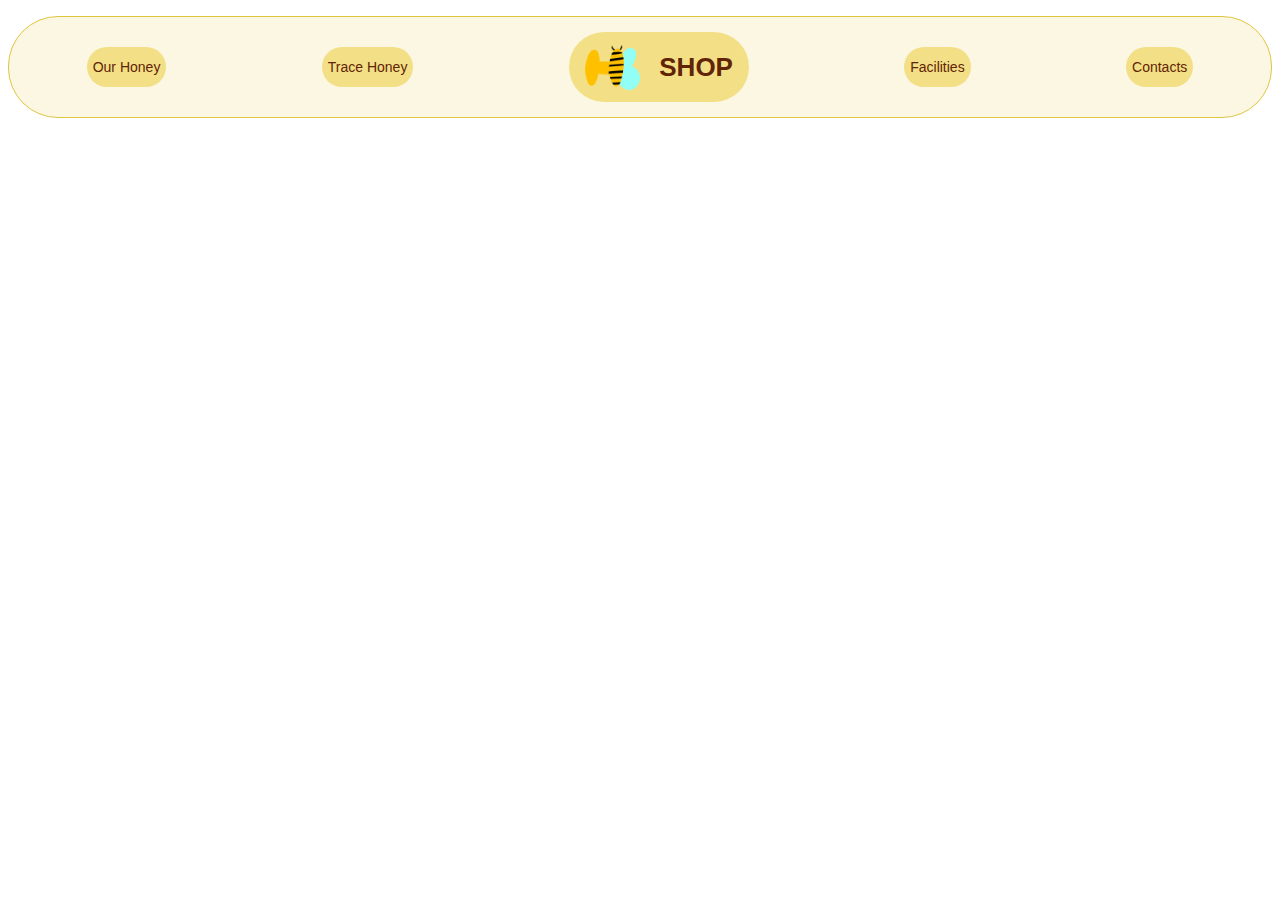
<file: ventiduesimo giorno/esercizio/navbar.html>
<!DOCTYPE html>
<html lang="en">
<head>
    <meta charset="UTF-8">
    <meta name="viewport" content="width=device-width, initial-scale=1.0">
    <link rel="stylesheet" href="./css/navbar.css">
    <title>Navigation bar</title>
</head>
<body>
    <nav>
        <ul>
            <li><button>Our Honey</button></li>
            <li><button>Trace Honey</button></li>
            <li><button id="logo">
                <img style="width: 55px;" src="./assets/imgs/logo.png" alt="logo ape">
                <p>SHOP</p>
            </button></li>
            <li><button>Facilities</button></li>
            <li><button>Contacts</button></li>
        </ul>
    </nav>
</body>
</html>
</file>
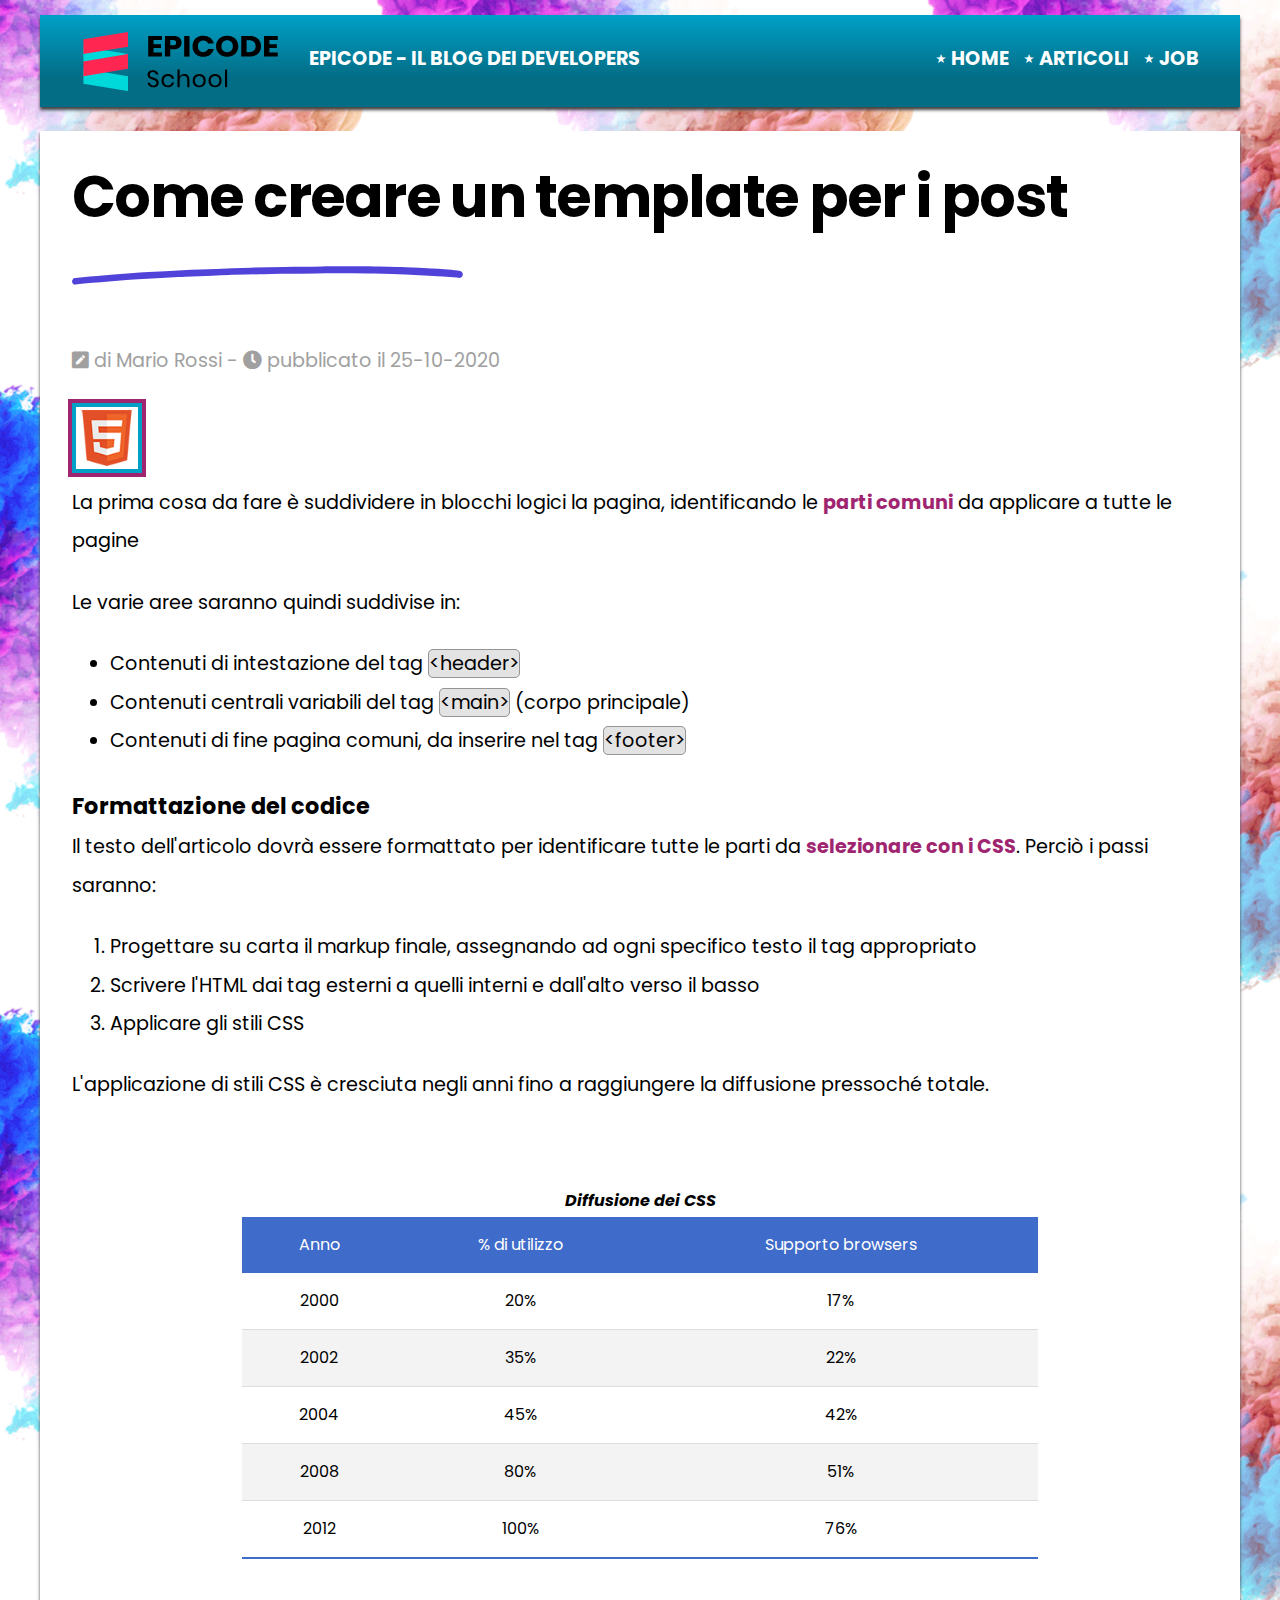
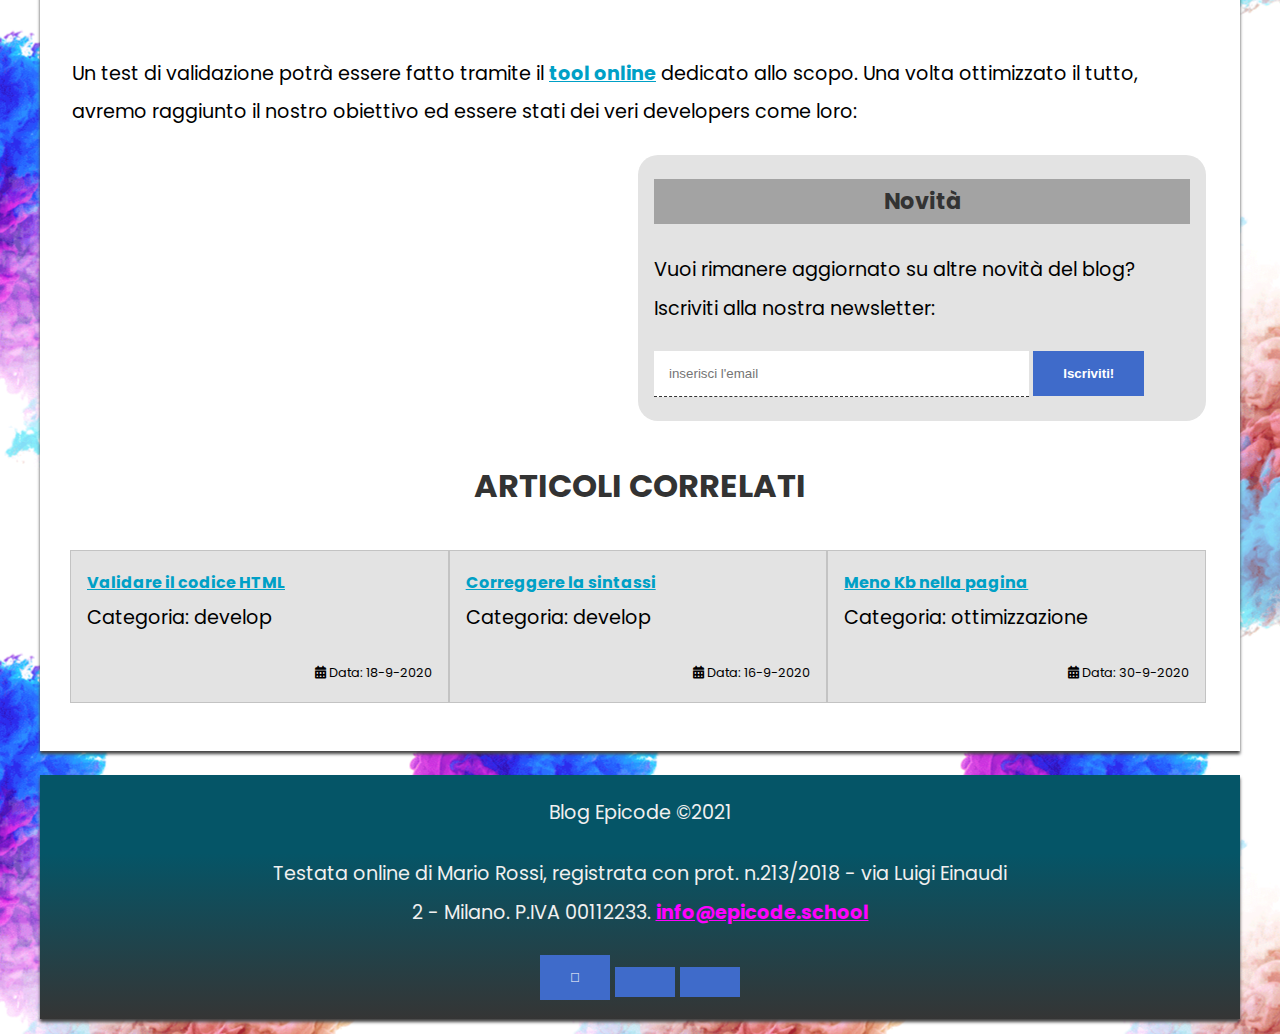
<file: ventunesimo giorno/esercizio/articolo.html>
<!DOCTYPE html>
<html lang="it">

<head>
    <meta charset="utf-8">
    <title>Sviluppo di una pagina web - Blog Epicode</title>
    <meta name="description"
        content="Primi passi operativi per creare un modello di pagina HTML per un post. Scopri come iniziare in modo facile.">
    <meta name="viewport" content="width=device-width, initial-scale=1">
    <link rel="preconnect" href="https://fonts.gstatic.com">
    <link href="https://fonts.googleapis.com/css2?family=Poppins&display=swap" rel="stylesheet">
    <link rel="stylesheet" href="./assets/css/font-awesome.css">
    <link rel="stylesheet" href="./assets/css/reset.css">
    <link rel="stylesheet" href="./assets/css/style.css">
</head>

<body id="top">
    <header>
        <div class="brand">
            <img src="./assets/img/logo.svg" alt="logo del blog" width="250" height="60">
            <p>Epicode - Il blog dei developers</p>
        </div>
        <nav>
            <ul>
                <li><a href="./index.html" title="Home Page">Home</a></li>
                <li><a href="./articoli.html" title="Elenco degli articoli tecnici pubblicati">Articoli</a></li>
                <li><a href="./contatti.html" title="Candidati inviando un tuo cv">Job</a></li>
            </ul>
        </nav>

    </header>

    <hr>

    <main>
        <article class="clearfix">
            <h1>Come creare un
                <span>template per i post
            <img id="underline" src="./assets/img/underline.svg" alt="sottolineatura">
            </span></h1>
            <p><i class="fas fa-pen-square"></i> di Mario Rossi - <span><i class="fas fa-clock"></i> pubblicato il
                    25-10-2020</span></p>
            <img src="./assets/img/badge.png" class="imgLeft" alt="logo Html5" width="70" height="70">
            <p> La prima cosa
                da
                fare è suddividere in blocchi logici la pagina, identificando le <strong>parti comuni</strong> da
                applicare a tutte le pagine</p>

            <p>Le varie aree saranno quindi suddivise in:</p>
            <ul>
                <li>Contenuti di intestazione del tag <code>&lt;header&gt;</code></li>
                <li>Contenuti centrali variabili del tag <code>&lt;main&gt;</code> (corpo principale)</li>
                <li>Contenuti di fine pagina comuni, da inserire nel tag <code>&lt;footer&gt;</code></li>
            </ul>

            <h2>Formattazione del codice</h2>
            <p>Il testo dell'articolo dovrà essere formattato per identificare tutte le parti da <strong>selezionare con
                    i CSS</strong>. Perciò i passi saranno:</p>
            <ol>
                <li>Progettare su carta il markup finale, assegnando ad ogni specifico testo il tag appropriato</li>
                <li>Scrivere l'HTML dai tag esterni a quelli interni e dall'alto verso il basso</li>
                <li>Applicare gli stili CSS</li>
            </ol>

            <p>L'applicazione di stili CSS è cresciuta negli anni fino a raggiungere la diffusione pressoché totale.</p>

            <table>
                <caption>Diffusione dei CSS</caption>
                <thead>
                    <tr>
                        <th>Anno</th>
                        <th>% di utilizzo</th>
                        <th>Supporto browsers</th>
                    </tr>
                </thead>
                <tbody>
                    <tr>
                        <td>2000</td>
                        <td>20&percnt;</td>
                        <td>17&percnt;</td>
                    </tr>
                    <tr>
                        <td>2002</td>
                        <td>35&percnt;</td>
                        <td>22&percnt;</td>
                    </tr>
                    <tr>
                        <td>2004</td>
                        <td>45&percnt;</td>
                        <td>42&percnt;</td>
                    </tr>
                    <tr>
                        <td>2008</td>
                        <td>80&percnt;</td>
                        <td>51&percnt;</td>
                    </tr>
                    <tr>
                        <td>2012</td>
                        <td>100&percnt;</td>
                        <td>76&percnt;</td>
                    </tr>
                </tbody>
            </table>

            <p>Un test di validazione potrà essere fatto tramite il <a href="https://jigsaw.w3.org/css-validator/"
                    target="blank" title="Validatore CSS online del W3C">tool online</a> dedicato allo scopo. Una volta
                ottimizzato il tutto, avremo raggiunto il nostro obiettivo ed essere stati dei veri developers come
                loro:</p>

            <iframe width="300" height="300" src="https://www.youtube.com/embed/dvOvHXruEDM"
                title="YouTube video player"
                allow="accelerometer; autoplay; clipboard-write; encrypted-media; gyroscope; picture-in-picture"
                allowfullscreen></iframe>

            <section>
                <h2>Novità</h2>
                <p>Vuoi rimanere aggiornato su altre novità del blog? Iscriviti alla nostra newsletter:</p>

                <form method="POST" action="elabora_form.php">
                    <fieldset>
                        <input type="email" name="user_email" id="user_email" placeholder="inserisci l'email" required>
                        <button type="submit">Iscriviti!</button>
                    </fieldset>
                </form>
            </section>

        </article>

        <aside>
            <h2>Articoli correlati</h2>
            <div>
                <a href="./post2.html"
                    title="Passaggi guidati per validare correttamente tutto il codice sviluppato">Validare il codice
                    HTML</a>
                <p><i class="etichetta" class="fas fa-tag"></i> Categoria: develop</p>
                <p><i class="fas fa-calendar-alt"></i> Data: 18-9-2020</p>
            </div>

            <div>
                <a href="./post3.html"
                    title="Passaggi guidati per controllare e correggere tutto il codice sviluppato">Correggere la
                    sintassi</a>
                <p><i class="etichetta" class="fas fa-tag"></i> Categoria: develop</p>
                <p><i class="fas fa-calendar-alt"></i> Data: 16-9-2020</p>
            </div>

            <div>
                <a href="./post4.html" title="Consigli ed approcci per ridurre il peso della pagina">Meno Kb nella
                    pagina</a>
                <p><i class="etichetta" class="fas fa-tag"></i> Categoria: ottimizzazione</p>
                <p><i class="fas fa-calendar-alt"></i> Data: 30-9-2020</p>
            </div>
        </aside>
    </main>

    <hr>

    <footer>
        <p>Blog Epicode &copy;2021</p>
        <address>Testata online di Mario Rossi, registrata con prot. n.213/2018 - via Luigi Einaudi 2 - Milano. P.IVA
            00112233. <a href="mailto:info@epicode.school"
                title="contattami per informazioni/lavoro/privacy">info@epicode.school</a></address>

        <button id="plus"><i class="fa-solid fa-plus"></i></button>
        <button id="calendario"><i class="fa-solid fa-calendar-days"></i></button>
        <button id="torna"><i class="fa-solid fa-up-long"></i></button>
    </footer>
</body>

</html>
</file>
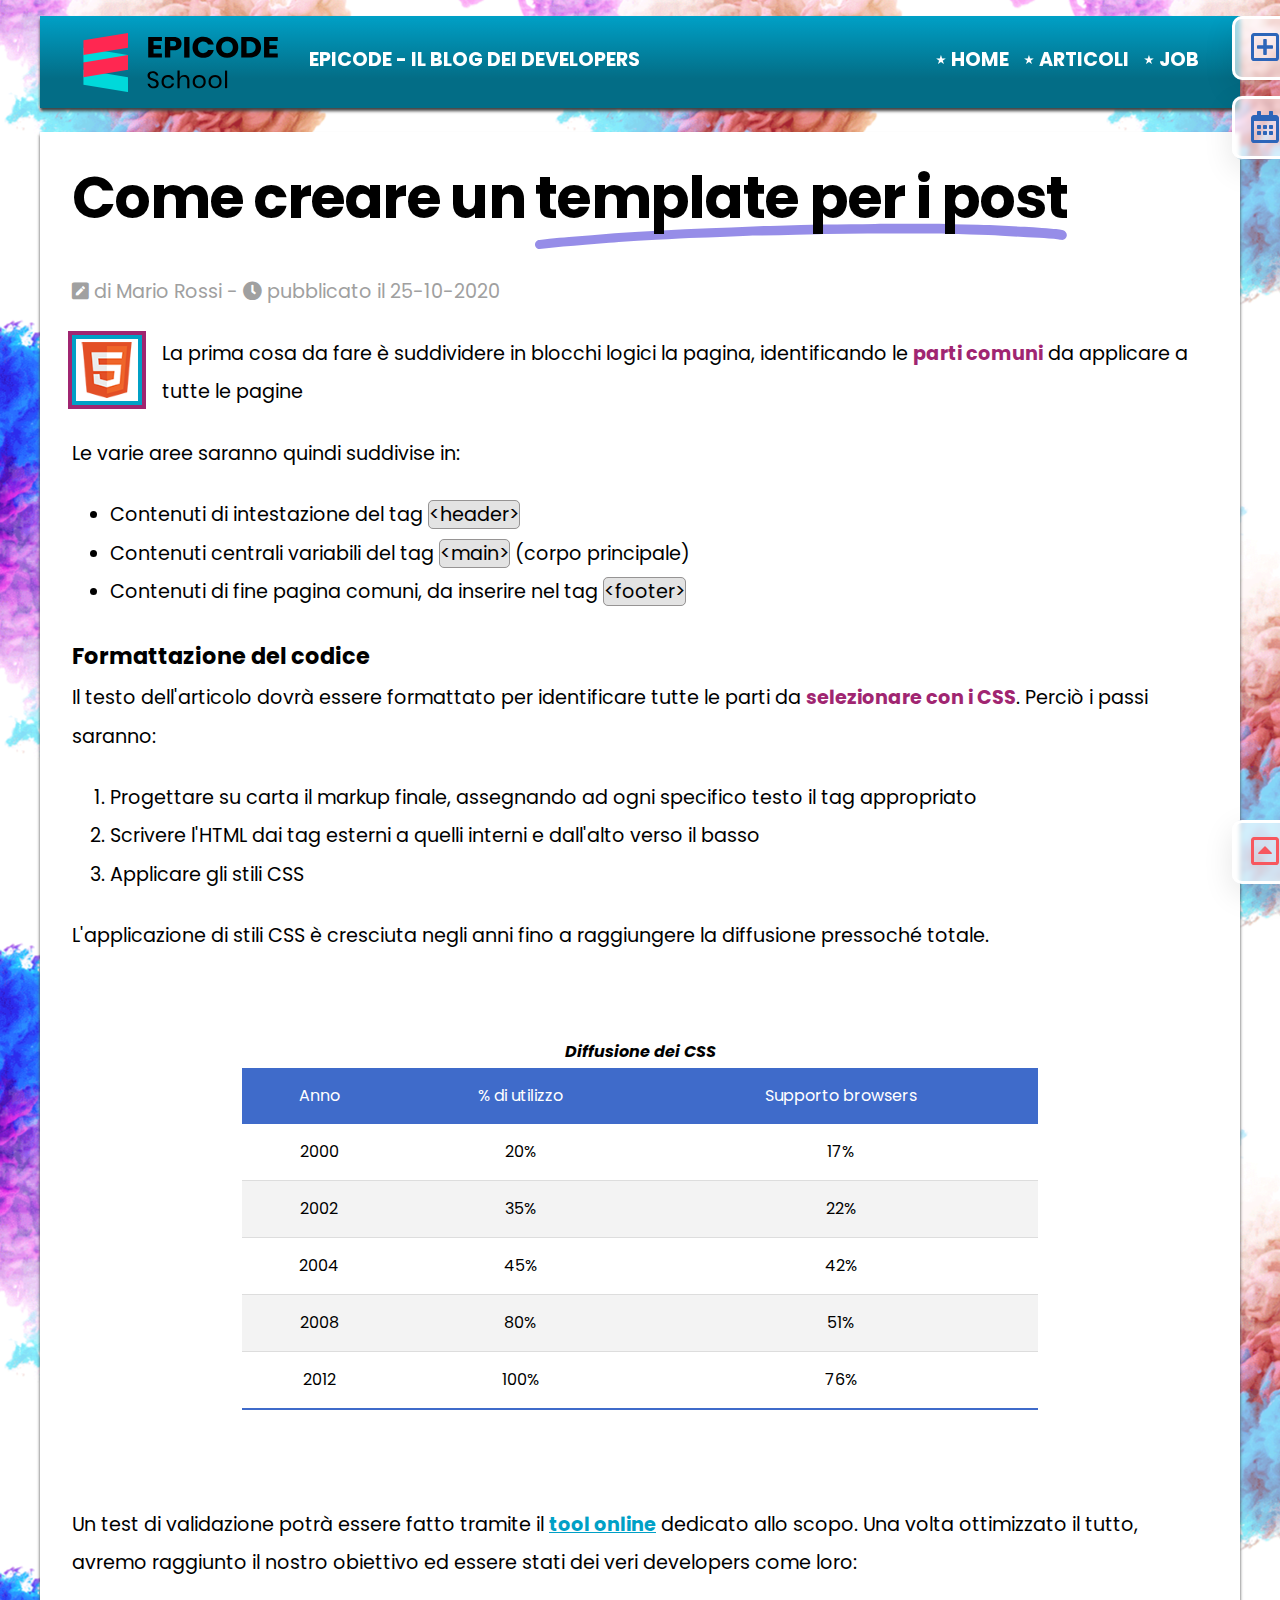
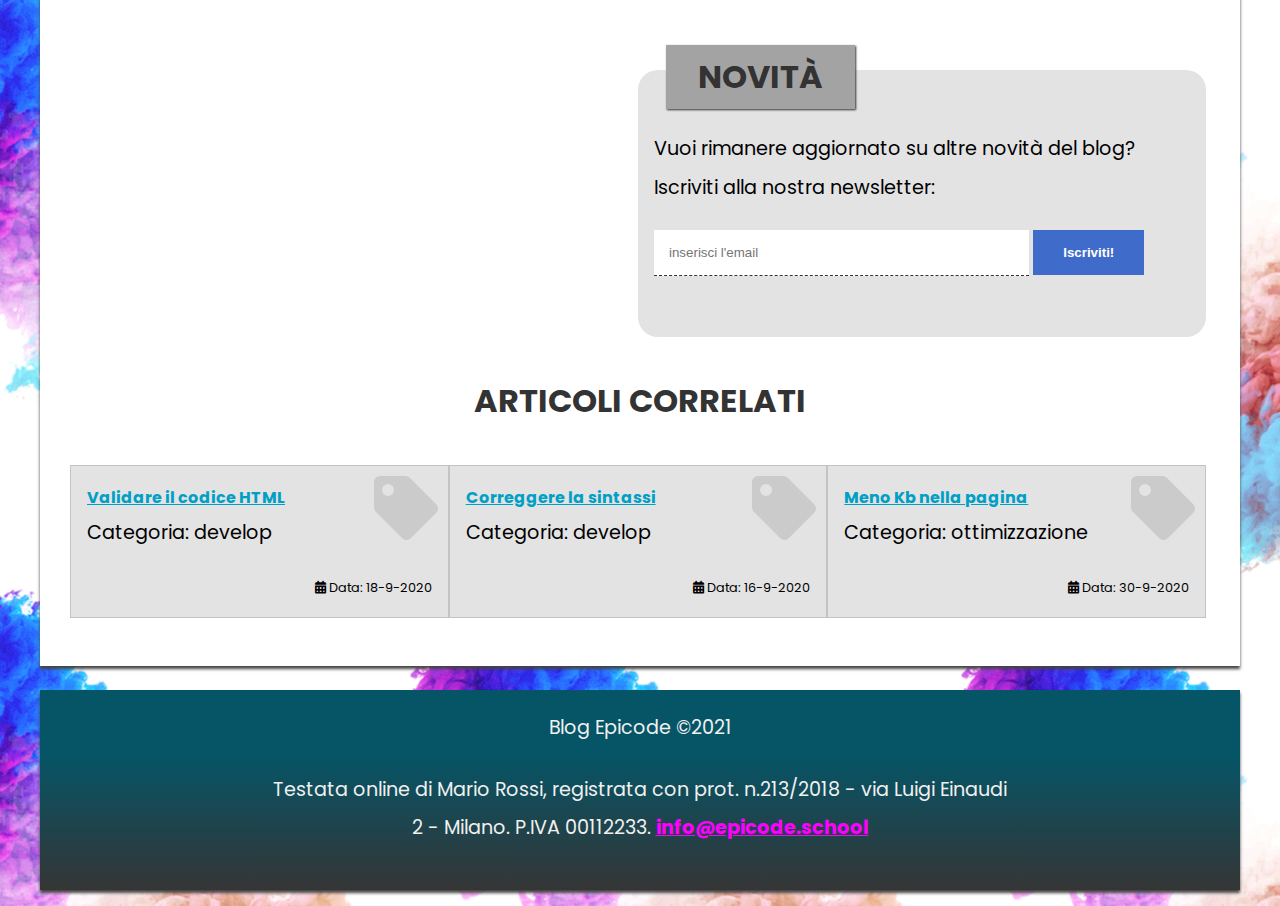
<file: ventunesimo giorno/soluzione/articolo.html>
<!DOCTYPE html>
<html lang="it">

<head>
    <meta charset="utf-8">
    <title>Sviluppo di una pagina web - Blog Epicode</title>
    <meta name="description"
        content="Primi passi operativi per creare un modello di pagina HTML per un post. Scopri come iniziare in modo facile.">
    <meta name="viewport" content="width=device-width, initial-scale=1">
    <link rel="preconnect" href="https://fonts.gstatic.com">
    <link href="https://fonts.googleapis.com/css2?family=Poppins&display=swap" rel="stylesheet">
    <link rel="stylesheet" href="./assets/css/font-awesome.css">
    <link rel="stylesheet" href="./assets/css/reset.css">
    <link rel="stylesheet" href="./assets/css/style.css">
</head>

<body id="top">
    <header>
        <div class="brand">
            <img src="./assets/img/logo.svg" alt="logo del blog" width="250" height="60">
            <p>Epicode - Il blog dei developers</p>
        </div>
        <nav>
            <ul>
                <li><a href="./index.html" title="Home Page">Home</a></li>
                <li><a href="./articoli.html" title="Elenco degli articoli tecnici pubblicati">Articoli</a></li>
                <li><a href="./contatti.html" title="Candidati inviando un tuo cv">Job</a></li>
            </ul>
        </nav>

    </header>

    <hr>

    <main>
        <article class="clearfix">
            <h1>Come creare un <span>template per i post <img src="./assets/img/underline.svg" alt="underline"></span>
            </h1>
            <p><i class="fas fa-pen-square"></i> di Mario Rossi - <span><i class="fas fa-clock"></i> pubblicato il
                    25-10-2020</span></p>

            <p><img src="./assets/img/badge.png" class="imgLeft" alt="logo Html5" width="70" height="70"> La prima cosa
                da
                fare è suddividere in blocchi logici la pagina, identificando le <strong>parti comuni</strong> da
                applicare a tutte le pagine</p>

            <p>Le varie aree saranno quindi suddivise in:</p>
            <ul>
                <li>Contenuti di intestazione del tag <code>&lt;header&gt;</code></li>
                <li>Contenuti centrali variabili del tag <code>&lt;main&gt;</code> (corpo principale)</li>
                <li>Contenuti di fine pagina comuni, da inserire nel tag <code>&lt;footer&gt;</code></li>
            </ul>

            <h2>Formattazione del codice</h2>
            <p>Il testo dell'articolo dovrà essere formattato per identificare tutte le parti da <strong>selezionare con
                    i CSS</strong>. Perciò i passi saranno:</p>
            <ol>
                <li>Progettare su carta il markup finale, assegnando ad ogni specifico testo il tag appropriato</li>
                <li>Scrivere l'HTML dai tag esterni a quelli interni e dall'alto verso il basso</li>
                <li>Applicare gli stili CSS</li>
            </ol>

            <p>L'applicazione di stili CSS è cresciuta negli anni fino a raggiungere la diffusione pressoché totale.</p>

            <table>
                <caption>Diffusione dei CSS</caption>
                <thead>
                    <tr>
                        <th>Anno</th>
                        <th>% di utilizzo</th>
                        <th>Supporto browsers</th>
                    </tr>
                </thead>
                <tbody>
                    <tr>
                        <td>2000</td>
                        <td>20&percnt;</td>
                        <td>17&percnt;</td>
                    </tr>
                    <tr>
                        <td>2002</td>
                        <td>35&percnt;</td>
                        <td>22&percnt;</td>
                    </tr>
                    <tr>
                        <td>2004</td>
                        <td>45&percnt;</td>
                        <td>42&percnt;</td>
                    </tr>
                    <tr>
                        <td>2008</td>
                        <td>80&percnt;</td>
                        <td>51&percnt;</td>
                    </tr>
                    <tr>
                        <td>2012</td>
                        <td>100&percnt;</td>
                        <td>76&percnt;</td>
                    </tr>
                </tbody>
            </table>

            <p>Un test di validazione potrà essere fatto tramite il <a href="https://jigsaw.w3.org/css-validator/"
                    target="blank" title="Validatore CSS online del W3C">tool online</a> dedicato allo scopo. Una volta
                ottimizzato il tutto, avremo raggiunto il nostro obiettivo ed essere stati dei veri developers come
                loro:</p>

            <iframe width="300" height="300" src="https://www.youtube.com/embed/dvOvHXruEDM"
                title="YouTube video player"
                allow="accelerometer; autoplay; clipboard-write; encrypted-media; gyroscope; picture-in-picture"
                allowfullscreen></iframe>

            <section>
                <h2>Novità</h2>
                <p>Vuoi rimanere aggiornato su altre novità del blog? Iscriviti alla nostra newsletter:</p>

                <form method="POST" action="elabora_form.php">
                    <fieldset>
                        <input type="email" name="user_email" id="user_email" placeholder="inserisci l'email" required>
                        <button type="submit">Iscriviti!</button>
                    </fieldset>
                </form>
            </section>

        </article>

        <aside>
            <h2>Articoli correlati</h2>
            <div>
                <a href="./post2.html"
                    title="Passaggi guidati per validare correttamente tutto il codice sviluppato">Validare il codice
                    HTML</a>
                <p><i class="fas fa-tag"></i> Categoria: develop</p>
                <p><i class="fas fa-calendar-alt"></i> Data: 18-9-2020</p>
            </div>

            <div>
                <a href="./post3.html"
                    title="Passaggi guidati per controllare e correggere tutto il codice sviluppato">Correggere la
                    sintassi</a>
                <p><i class="fas fa-tag"></i> Categoria: develop</p>
                <p><i class="fas fa-calendar-alt"></i> Data: 16-9-2020</p>
            </div>

            <div>
                <a href="./post4.html" title="Consigli ed approcci per ridurre il peso della pagina">Meno Kb nella
                    pagina</a>
                <p><i class="fas fa-tag"></i> Categoria: ottimizzazione</p>
                <p><i class="fas fa-calendar-alt"></i> Data: 30-9-2020</p>
            </div>
        </aside>
    </main>

    <hr>

    <footer>
        <p>Blog Epicode &copy;2021</p>
        <address>Testata online di Mario Rossi, registrata con prot. n.213/2018 - via Luigi Einaudi 2 - Milano. P.IVA
            00112233. <a href="mailto:info@epicode.school"
                title="contattami per informazioni/lavoro/privacy">info@epicode.school</a></address>
    </footer>

    <div class="social"><a href="https://www.facebook.com" target="_blank"><i class="far fa-plus-square"></i></a> <a
            href="https://calendar.google.com"><i class="far fa-calendar-alt"></i></a></div>
    <div class="toTop"><a href="#top"><i class="far fa-caret-square-up"></i></a></div>

</body>

</html>
</file>
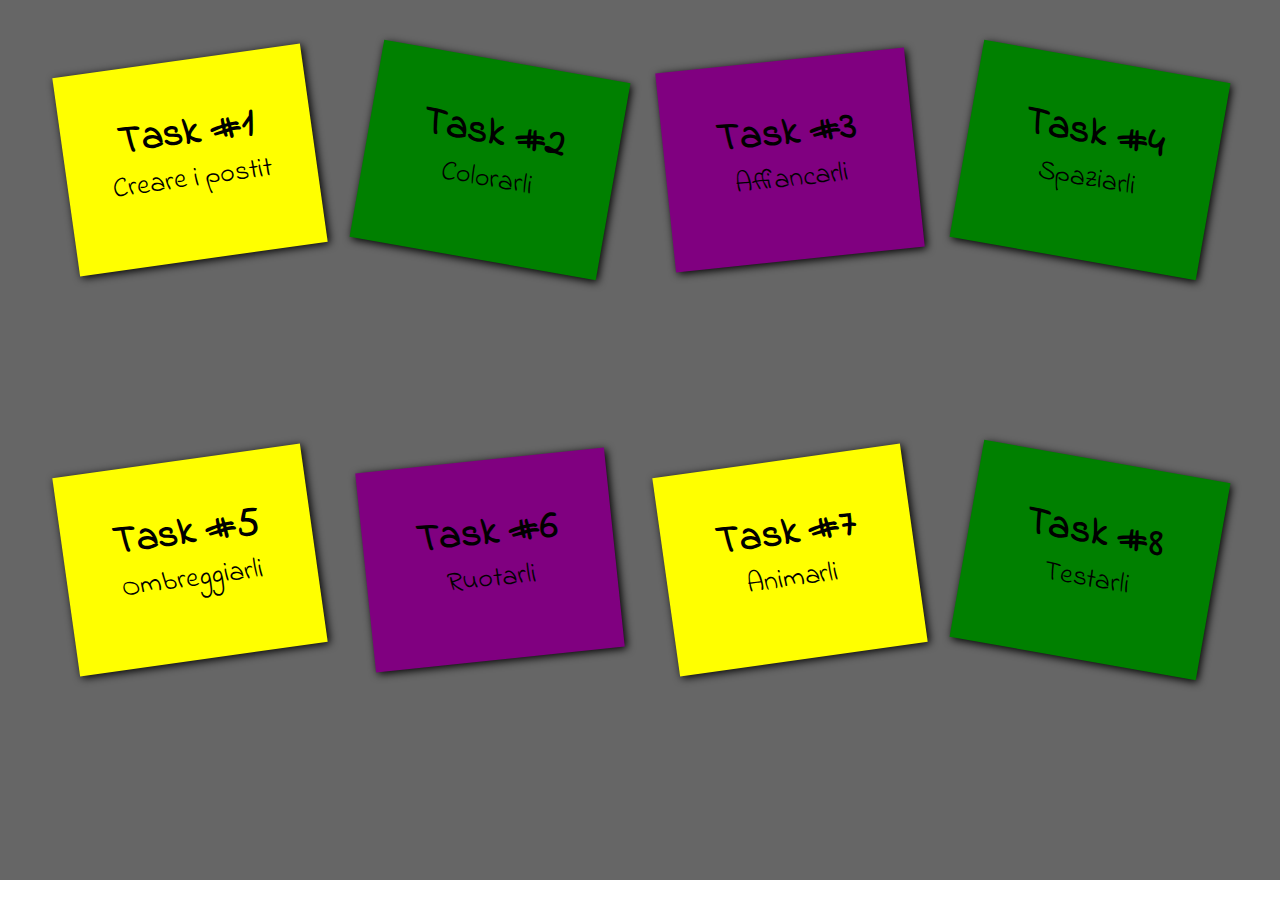
<file: ventitresimo giorno/esercizio/start1/postit.html>
<!DOCTYPE html>
<html lang="it">

<head>
    <meta charset="utf-8">
    <title>Esempio di lavagna con Post It</title>
    <meta name="description" content="Creazione di una lavagna con post animati al rollover">
    <meta name="viewport" content="width=device-width, initial-scale=1">
    <link rel="preconnect" href="https://fonts.googleapis.com">
    <link rel="preconnect" href="https://fonts.gstatic.com" crossorigin>
    <link href="https://fonts.googleapis.com/css2?family=Indie+Flower&display=swap" rel="stylesheet">
    <link rel="stylesheet" href="reset.css">
    <link rel="stylesheet" href="postit.css">
</head>

<body>
    <div>
        <div class="lavagna">
            <div class="postit post1">
                <h2>Task #1</h2>
                <p>Creare i postit</p>
            </div>
            <div class="postit post2">
                <h2>Task #2</h2>
                <p>Colorarli</p>
            </div>
            <div class="postit post3">
                <h2>Task #3</h2>
                <p>Affiancarli</p>
            </div>
            <div class="postit post4">
                <h2>Task #4</h2>
                <p>Spaziarli</p>
            </div>
            <div class="postit post5">
                <h2>Task #5</h2>
                <p>Ombreggiarli</p>
            </div>
            <div class="postit post6">
                <h2>Task #6</h2>
                <p>Ruotarli</p>
            </div>
            <div class="postit post7">
                <h2>Task #7</h2>
                <p>Animarli</p>
            </div>
            <div class="postit post8">
                <h2>Task #8</h2>
                <p>Testarli</p>
            </div>
        </div>
    </div>
</body>

</html>
</file>
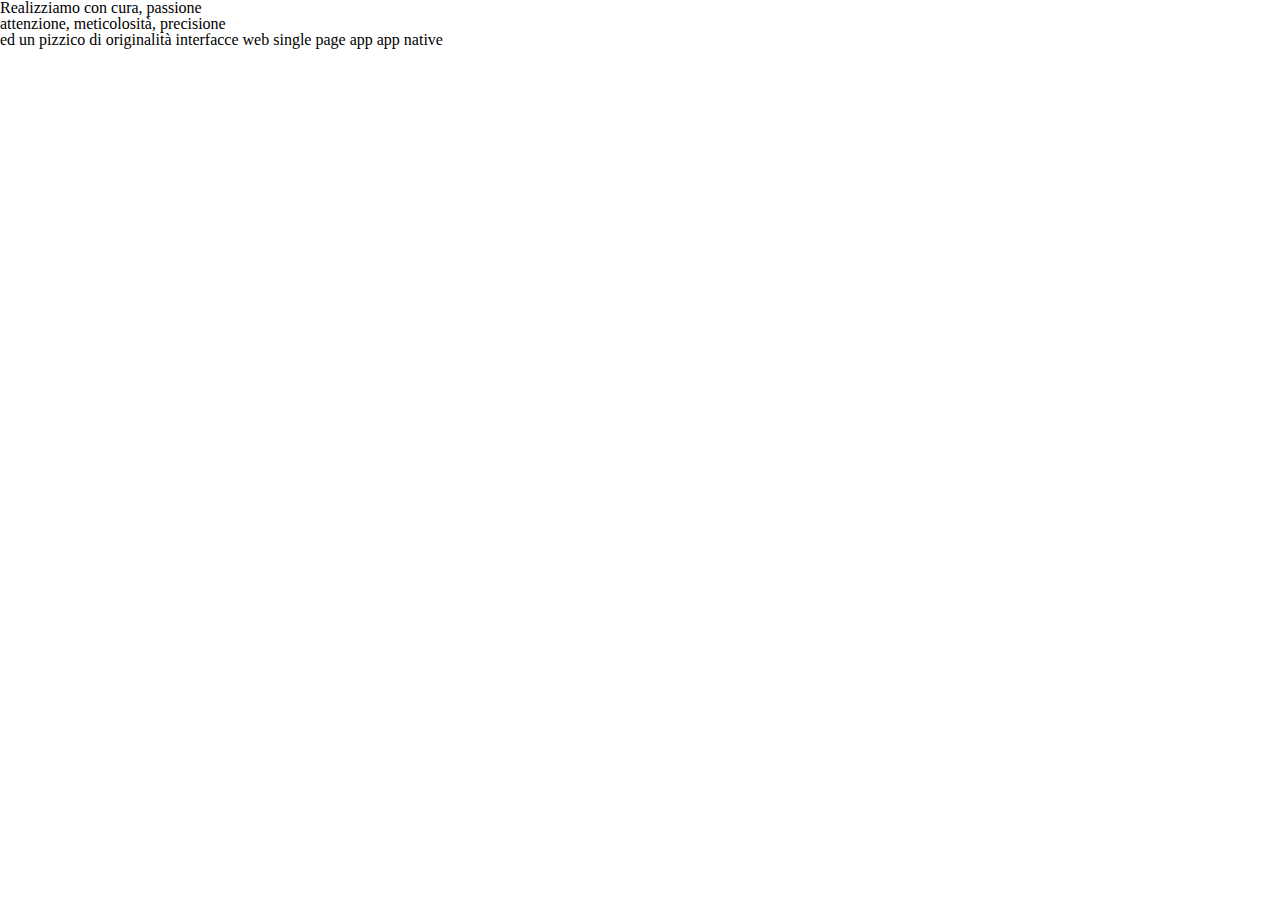
<file: ventitresimo giorno/esercizio/start2/frase.html>
<!DOCTYPE html>
<html lang="it">
	<head>
		<meta charset="utf-8">
		<title>Esempio di testo a rotazione</title>
		<meta name="description" content="Creazione di uno slogan con testo a rotazione sfruttando le animazioni CSS">
		<meta name="viewport" content="width=device-width, initial-scale=1">
		<link rel="preconnect" href="https://fonts.gstatic.com">
		<link href="https://fonts.googleapis.com/css2?family=Bree+Serif&display=swap" rel="stylesheet">
		<link rel="stylesheet" href="reset.css">
		<link rel="stylesheet" href="frase.css">
	</head>
    <body>
		<main>
			<div id="testoAlternato">
				<p>
					Realizziamo con cura, passione
					<br>
					attenzione, meticolosità, precisione
					<br>
					ed un pizzico di originalità
					<span class="parole">
						<i>interfacce web</i>
						<i>single page app</i>
						<i>app native</i>
					</span>
				</p>
			</div>
		</main>
    </body>
</html>
</file>
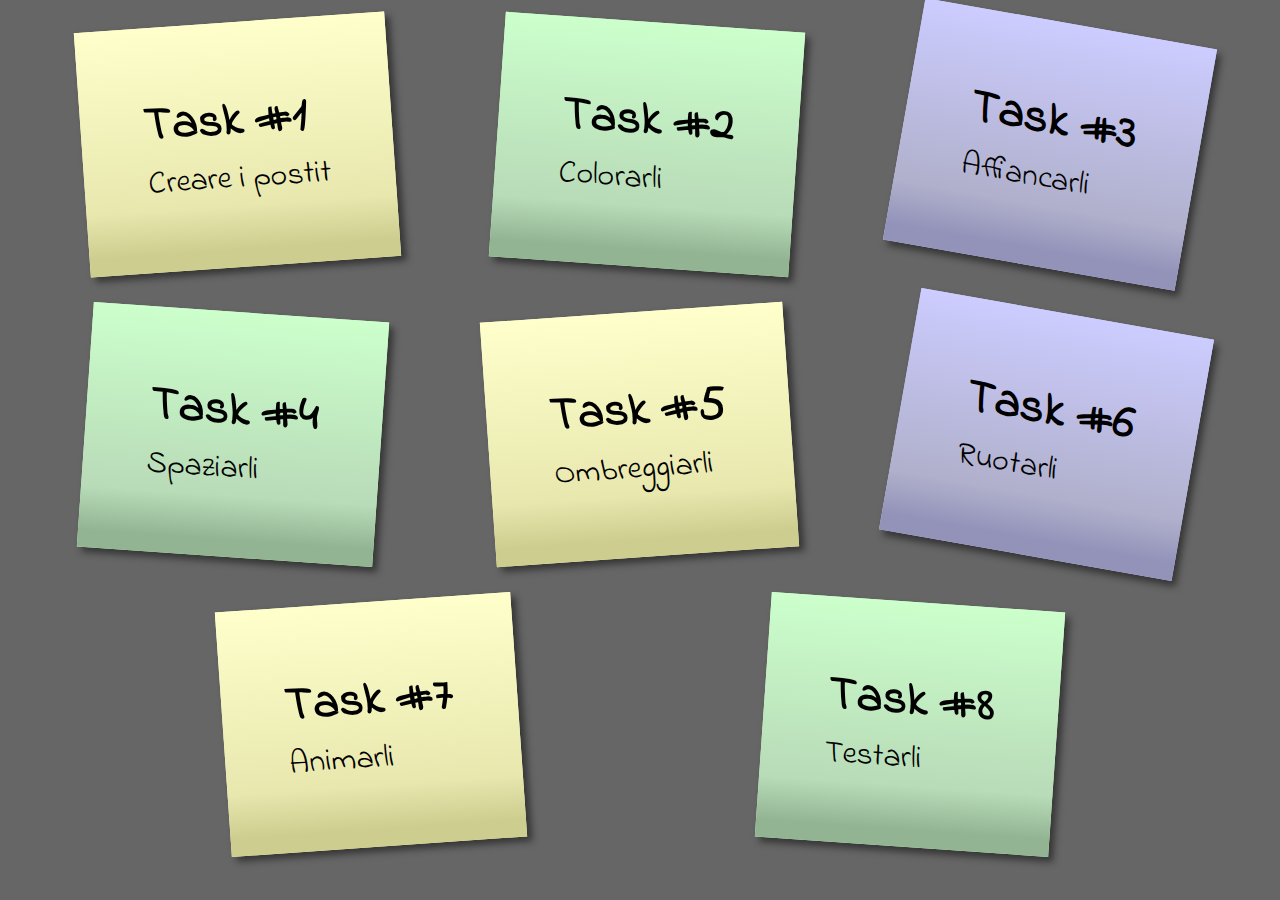
<file: ventitresimo giorno/soluzione/completo1/postit.html>
<!DOCTYPE html>
<html lang="it">
<head>
     <meta charset="utf-8">
     <title>Esempio di lavagna con Post It</title>
     <meta name="description" content="Creazione di una lavagna con post animati al rollover">
     <meta name="viewport" content="width=device-width, initial-scale=1">
     <link rel="preconnect" href="https://fonts.gstatic.com">
     <link href="https://fonts.googleapis.com/css2?family=Indie+Flower&display=swap" rel="stylesheet">
     <link rel="stylesheet" href="reset.css">
     <link rel="stylesheet" href="postit.css">
</head>

<body>
<section>
     <div>
          <h2>Task #1</h2>
          <p>Creare i postit</p>
     </div>

     <div>
          <h2>Task #2</h2>
          <p>Colorarli</p>
     </div>

     <div>
          <h2>Task #3</h2>
          <p>Affiancarli</p>
     </div>

     <div>
          <h2>Task #4</h2>
          <p>Spaziarli</p>
     </div>

     <div>
          <h2>Task #5</h2>
          <p>Ombreggiarli</p>
     </div>

     <div>
          <h2>Task #6</h2>
          <p>Ruotarli</p>
     </div>

     <div>
          <h2>Task #7</h2>
          <p>Animarli</p>
     </div>

     <div>
          <h2>Task #8</h2>
          <p>Testarli</p>
     </div>
</section>    

</body>
</html>
</file>
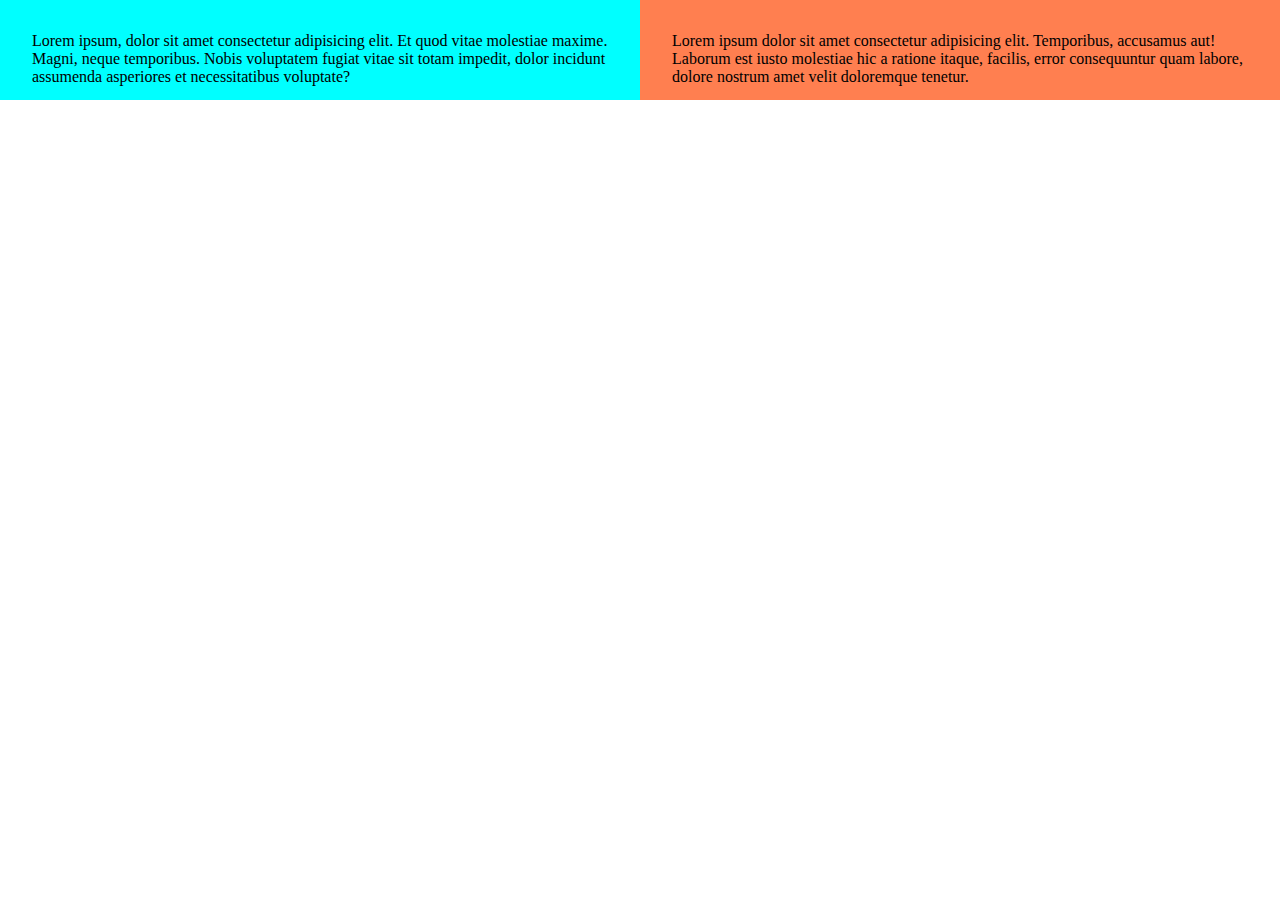
<file: ventunesimo giorno/lezione/U2-W1-D2-Floats-Positioning-FS0623B-91e94617b426015a5bf02f9a8902a1e451d7e37f/box-sizing.html>
<!DOCTYPE html>
<html lang="en">

<head>
    <meta charset="UTF-8">
    <meta name="viewport" content="width=device-width, initial-scale=1.0">
    <title>box-sizing</title>
    <style>
        body {
            margin: 0;
        }

        .box {
            width: 50%;
            height: 100px;
            float: left;
            padding: 2rem;
            box-sizing: border-box;
        }

        .aqua {
            background-color: aqua;
        }

        .coral {
            background-color: coral;
        }

        .antique {
            background-color: antiquewhite;
        }
    </style>
</head>

<body>

    <div class="box aqua">Lorem ipsum, dolor sit amet consectetur adipisicing elit. Et quod vitae molestiae maxime.
        Magni, neque temporibus. Nobis voluptatem fugiat vitae sit totam impedit, dolor incidunt assumenda asperiores et
        necessitatibus voluptate?</div>
    <div class="box coral">Lorem ipsum dolor sit amet consectetur adipisicing elit. Temporibus, accusamus aut! Laborum
        est iusto molestiae hic a ratione itaque, facilis, error consequuntur quam labore, dolore nostrum amet velit
        doloremque tenetur.</div>
    <!-- <div class="box antique"></div> -->
</body>

</html>
</file>
<file: 25esimo giorno esame/assets/css/style.css>
body {
    font-family: 'Roboto', sans-serif;
    font-family: 'Spectral', serif;
}

div.container {
    display: flex;
    flex-direction: column;
    background-color: #ffc017;
}

button {
    cursor: pointer;
}

/* css navbar */

div.navbar {
    background-color: #ffc017;
    display: flex;
    justify-content: space-between;
    padding-block: 1%;
}

.sticky{
    position: sticky;
    z-index: 9;
    top: 0;
}

div.prova {
    margin-inline: 6%
}

.navbar ul {
    list-style-type: none;
    display: flex;
    column-gap: 20px;
    align-items: center;
}

ul li {
    font-size: 12px
}

nav button,
main button {
    background-color: #191919;
    color: white;
    border-radius: 40px;
}

button.get {
    width: 100px;
    height: 30px;
    font-size: 12px
}

hr.hr{
    margin: 0;
    border-color: black;
}

/* css hero main */

div.hero {
    display: flex;
    justify-content: space-between;
    align-items: center;
    row-gap: 20px;
    background-color: #ffc017;
}

div.test {
    display: flex;
    align-items: center;
    width: 100%;
    margin-left: 6%
}

div.head {
    display: flex;
    flex-direction: column;
    flex-wrap: wrap;
    row-gap: 30px;
}

div.head h1 {
    font-size: 80px;
}

div.head p {
    font-weight: 700;
}

div.head button {
    width: 140px;
    height: 30px;
}

img.svg {
    object-fit: cover;
    width: 520px;
    max-height: 315px;
}

/* css article */

div.trending {
    display: flex;
    align-items: center;
    margin-top: 3%;
    margin-left: 6%;
}

.trending p {
    font-weight: 700;
    font-size: 14px;
    padding-left: 10px;
}

div.article-container {
    display: flex;
    flex-wrap: wrap;
    justify-content: center;
    align-items: center;
}

div.article {
    margin: 2%;
    width: 26%;
    display: flex;
}

p.numb {
    color: lightgray;
    font-size: 36px;
    font-weight: 700;
    padding-right: 10px;
}

div.int {
    display: flex;
    align-items: center;
}

img.circle {
    border-radius: 50px;
    width: 24px;
}

img.border {
    border-radius: 8px;
    width: 24px;
}

p.info {
    padding: 8px;
    font-size: 13px;
    font-weight: 700;
}

h5.h5 {
    font-weight: 700;
    font-size: 16px;
    padding-block: 8px;
}

p.read {
    color: darkgrey;
    font-size: 14px;
}

/* css aside */

div.footer {
    display: flex;
    justify-content: space-around;
}

/* css altro e other (articoli correlati) */

div.altro {
    max-width: 60%;
}

div.other {
    max-width: 30%;
}

/* css singolo articolo */

div.news {
    display: flex;
    margin-inline: 8%;
    margin-block: 4%;
}

div.title {
    display: flex;
    align-items: center;
    margin-bottom: 2%;
    margin-top: 6%;
}

div.title img {
    border-radius: 50%;
    width: 24px;
}

div.title h5 {
    font-weight: bold;
    font-size: 14px;
    margin-left: 2%;
}

div.quest h2 {
    font-size: 20px;
    font-weight: bold;
    margin-bottom: 1%;
}

div.quest p {
    color: darkgrey;
    font-size: 14px;
    margin-bottom: 2%
}

div.when {
    color: darkgrey;
    display: flex;
    align-items: center;
    justify-content: space-between;
    font-size: 10px;
}

div.when button {
    color: darkgrey;
    border: none;
    width: 80px;
    height: 24px;
    font-size: 12px;
    border-radius: 50px;
}

img.foto {
    width: 200px;
    margin: 6%;
}

/* css other articoli correlati */


.other h5 {
    font-weight: bolder;
    margin-top: 10%;
    font-size: 12px;
    margin-bottom: 4%;
}

.other button {
    background-color: transparent;
    border: 1px solid lightgray;
    border-radius: 4px;
    color: darkgray;
    padding: 3%;
    margin: 1%;
}


.other hr {
    margin-top: 8%;
    margin-bottom: 4%;
}

ul.list {
    display: flex;
    flex-wrap: wrap;
    list-style-type: none;
}

.list li {
    padding: 10px;
}
</file>
<file: esecizio ventesimo giorno/assets/css/style.css>
/* IMPOSTAZIONI GENERALI */
html {
    font-size: 62.5%;
}

body {
    font-family: Poppins, 'Helvetica Neue', sans-serif;
    font-size: 1.4rem;
    line-height: 1.5;
    padding: 15px;
    background-image: url('../img/sfondo.png');
    background-position: center center;
}

* {
    box-sizing: border-box;
}

hr {
    display: none;
}

/* rimuove l'elemento */

/* HEADER */
header {
    background: rgb(0, 160, 198);
    background: linear-gradient(180deg, rgba(0, 160, 198, 1) 0%, rgba(3, 109, 134, 1) 68%);
    text-align: center;
    text-transform: uppercase;
    font-weight: bold;
    color: white;
    box-shadow: 0 3px 3px #444;
    margin-bottom: 1.5em;
    padding: 2em 1.5em;
}

header div img {
    margin-bottom: 20px;
}

header nav ul {
    margin: 0;
}

header nav li {
    list-style: none;
}

header nav li a {
    color: white;
    text-decoration: none;
}

header nav li a:hover {
    color: red;
}

header nav li a::before {
    content: "\22c6\0020";
}

/* MAIN */
main {
    background-color: #fff;
    box-shadow: 0 3px 3px #444;
    padding: 2em 1em;
    margin-bottom: 1.5em;
}

section {
    background-color: #e3e3e3;
    padding: 1em;
    margin-bottom: 2em;
}

section h2 {
    text-align: center;
    color: #333;
    font-size: 2rem;
    font-weight: bold;
    text-transform: uppercase;
    margin-bottom: 1em;
}

/* ELEMENTI NEL MAIN - ARTICLE */
h1 {
    font-size: 2.6rem;
    font-weight: bold;
    letter-spacing: -0.03em;
    margin-bottom: 0.7em;
}

p,
address,
ul,
ol,
dl,
blockquote {
    margin-bottom: 1.2em;
}

h1+p {
    color: #a0a0a0;
}

ul,
ol {
    margin-left: 2em;
}

a {
    color: #00A0C6;
    font-weight: bold;
}

strong {
    color: #a02571;
    font-weight: bold;
}

code {
    background-color: #e3e3e3;
    border: 1px solid #969494;
    border-radius: 5px;
}

iframe {
    width: 100%;
    height: auto;
    margin-bottom: 2em;
    border-radius: 20px;
}

/* TABELLE */
table {
    margin-bottom: 2em;
}

caption {
    font-weight: bold;
    font-style: italic;
}

thead tr {
    background-color: #3f6bca;
    color: #ffffff;
}

th,
td {
    padding: 12px 15px;
    vertical-align: bottom;
    text-align: center;
}

tbody tr {
    border-bottom: 1px solid #dddddd;
}

tbody tr:nth-of-type(even) {
    background-color: #f3f3f3;
}

tbody tr:last-of-type {
    border-bottom: 2px solid #3f6bca;
}

/* FORM */
input {
    padding: 5px;
    border: 0;
    border-bottom: 1px dashed #333;
}

button {
    padding: 4px 7px;
    background-color: #3f6bca;
    border: 0;
    color: white;
    font-weight: bold;
}

/* ELEMENTI NELL' ASIDE */
aside h2 {
    text-align: center;
    color: #333;
    font-size: 2rem;
    font-weight: bold;
    text-transform: uppercase;
    margin-bottom: 1em;
}

aside div {
    background-color: #e3e3e3;
    border: 1px solid #c3c3c3;
    margin-bottom: 1em;
    padding: 1em;
}

aside div p:last-child {
    margin-bottom: 0;
    font-size: 0.8em;
    text-align: right;
}


/* FOOTER */
footer {
    background: rgb(53, 53, 53);
    background: linear-gradient(0deg, rgba(53, 53, 53, 1) 0%, rgba(5, 85, 103, 1) 68%);
    box-shadow: 0 3px 3px #444;
    color: #f0f0f0;
    padding: 1em;
    text-align: center;
    font-size: 1.2rem;
}

footer a {
    color: fuchsia;
}

@media screen and (max-width: 576px) {
    ---------------------------------------------

    #epic-s {
        width: 160px;
    }

    header,
    a {
        font-weight: 300;
    }

    .nav {
        display: inline;
        padding: 8px;
    }

    h1 {
        font-size: 34px;
    }

    .ul {
        list-style-type: disc;
    }

    table {
        margin-right: 50px;
    }

    #tool {
        font-weight: bold;
    }

    #iframe {
        height: 130px;
    }

    #news {
        background-color: darkgray;
    }

    input,
    button {
        font-size: 11px;
    }

    #art {
        font-size: 28px;
    }

    .a-art {
        font-weight: bold;
    }

    footer {
        min-height: 52px;
        font-size: 16px;
    }
}

@media screen and (max-width: 767px) {
    body {
        font-size: 16px;
    }

    header,
    a {
        font-weight: 400;
    }

    .nav {
        display: inline;
        padding: 3px;
    }

    h1 {
        font-size: 48px;
        line-height: 1.2;
    }

    #formattazione {
        font-weight: bold;
        font-size: 16px;
    }

    table {
        margin: 70px auto;
        font-size: 11px;
        width: 400px;
    }

    #test {
        font-size: 14px;
    }

    #tool {
        font-weight: bold;
    }

    #iframe {
        height: 120px;
    }

    #news {
        background-color: darkgray;
        font-size: 14px;
    }

    #p-news {
        font-size: 15px;
    }

    input {
        font-size: 10px;
        width: 320px;
        height: 35px;
    }

    button {
        font-size: 10px;
        width: 100px;
        height: 35px;
    }

    aside div {
        size: 40px;
    }

    aside div p {
        font-size: 14px;
    }

    aside div p:last-child {
        font-size: 10px;
    }

    #art {
        font-size: 26px;
    }

    .a-art {
        font-weight: bold;
        font-size: 12px;
    }

    footer {
        font-size: 15px;
    }
}

@media screen and (min-width: 768px) {
    main {
        padding: 20px;
        line-height: 1.8;
    }

    header {
        text-align: left;
    }

    header div {
        width: 75%;
        display: inline-block;
    }

    .nav {
        display: inline;
    }

    header nav {
        display: inline-block;
    }

    #epic-s {
        vertical-align: middle;
    }

    header div p {
        display: inline-block;
        margin-bottom: 0;
    }
------------------------------------------------------------
    h1 {
        font-size: 56px;
        line-height: 1.2;
    }

    #formattazione {
        font-weight: bold;
        font-size: 16px;
    }

    table {
        margin: 70px auto;
        font-size: 14px;
        width: 70%;
    }

    iframe,
    section {
        display: inline-block;
        vertical-align: middle;
        width: 49%;
    }

    iframe {
        height: 200px;
    }

    section {
        border-radius: 20px;
        height: 200px;
    }

    #news {
        background-color: darkgray;
        font-size: 18px;
    }

    input {
        font-size: 12px;
        width: 320px;
        height: 35px;
    }

    button {
        font-size: 12px;
        width: 100px;
        height: 35px;
    }

    #art {
        font-size: 32px;
    }

    aside div {
        display: inline-block;
        width: 33.33%;
        margin: -2px;
    }

    footer {
        font-size: 16px;
        margin-left: auto;
        margin-right: auto;
        padding-left: 240px;
        padding-right: 240px;
        padding-bottom: 30px;
    }
}
</file>
<file: esecizio ventesimo giorno/soluzione/assets/css/style.css>
/* IMPOSTAZIONI GENERALI */

body {
  font-family: Poppins, "Helvetica Neue", sans-serif;
  line-height: 1.6;
  padding: 15px;
  background-image: url("../img/sfondo.png");
  background-position: center center;
}

* {
  box-sizing: border-box;
}

hr {
  display: none;
} /* rimuove l'elemento */

/* HEADER */
header {
  background: rgb(0, 160, 198);
  background: linear-gradient(180deg, rgba(0, 160, 198, 1) 0%, rgba(3, 109, 134, 1) 68%);
  text-align: center;
  text-transform: uppercase;
  font-weight: bold;
  color: white;
  box-shadow: 0 3px 3px #444;
  margin-bottom: 1.5em;
  padding: 2em 1.5em;
}

@media screen and (min-width: 800px) {
  header {
    padding: 1em;
  }
}

@media screen and (max-width: 1199px) {
  header .brand img {
    margin-bottom: 20px;
  }
}

@media screen and (min-width: 1200px) {
  header {
    text-align: left;
  }
  header .brand,
  header nav,
  header .brand p {
    display: inline-block;
  }

  header .brand {
    width: 75%;
  }
  header .brand img {
    vertical-align: middle;
  }
  header .brand p {
    margin-bottom: 0;
  }
}

header nav ul {
  margin: 0;
}
header nav li {
  list-style: none;
  display: inline-block;
  margin-right: 10px;
}
header nav li:last-child {
  margin-right: 0;
}
header nav li a {
  color: white;
  text-decoration: none;
}
header nav li a:hover {
  color: red;
}
header nav li a::before {
  content: "\22c6\0020";
}

/* MAIN */
main {
  background-color: #fff;
  box-shadow: 0 3px 3px #444;
  padding: 2em 1em;
  margin-bottom: 1.5em;
}
@media screen and (min-width: 700px) {
  main {
    padding: 2em;
  }
}

section {
  background-color: #e3e3e3;
  padding: 1.5em 1em;
  margin-bottom: 2em;
  position: relative;
}

section h2 {
  text-align: center;
  color: #333;
  font-size: 1.4rem;
  margin-bottom: 1.7rem;
  font-weight: bold;
  background-color: #a3a3a3;
  padding: 0px 1em;
}

/* ELEMENTI NEL MAIN - ARTICLE */

h1 {
  font-size: 2.6rem;
  line-height: 1.2;
  font-weight: bold;
  letter-spacing: -0.03em;
  margin-bottom: 0.7em;
}

p,
address,
ul,
ol,
dl,
blockquote {
  margin-bottom: 1.2em;
}

h1 + p {
  color: #a0a0a0;
}

@media screen and (max-width: 499px) {
  p,
  ul,
  ol {
    font-size: 1.4rem;
  }

  h2 {
    font-size: 1.8rem;
    font-weight: 700;
  }
}

@media screen and (min-width: 500px) {
  h1 {
    font-size: 3rem;
  }

  p,
  ul,
  ol {
    font-size: 1.2rem;
  }

  h2 {
    font-size: 1.4rem;
    font-weight: 700;
  }
}

@media screen and (min-width: 700px) {
  h1 {
    font-size: 3.6rem;
  }
}

@media screen and (min-width: 1200px) {
  body {
    line-height: 2;
  }
  section {
    border-radius: 20px;
  }
}

.imgLeft {
  margin-right: 20px;
  border: 4px solid #00a0c6;
  outline: 4px solid #a02571;
  padding: 3px;
}
ul,
ol {
  margin-left: 2em;
}
a {
  color: #00a0c6;
  font-weight: bold;
}
strong {
  color: #a02571;
  font-weight: bold;
}
code {
  background-color: #e3e3e3;
  border: 1px solid #969494;
  border-radius: 5px;
}
iframe {
  width: 100%;
  height: auto;
  margin-bottom: 2em;
  border-radius: 20px;
}

@media screen and (min-width: 1200px) {
  iframe,
  section {
    display: inline-block;
    width: 50%;
    margin-inline: -2px;
    vertical-align: middle;
  }

  iframe {
    height: 267px;
  }
}

/* TABELLE */
table {
  margin-bottom: 2em;
}
@media screen and (min-width: 500px) {
  table {
    margin: 0 auto 2em;
  }
}
@media screen and (min-width: 700px) {
  table {
    width: 70%;
    margin-block-start: 5rem;
    margin-block-end: 6rem;
  }
}

caption {
  font-weight: bold;
  font-style: italic;
}
thead tr {
  background-color: #3f6bca;
  color: #ffffff;
}
th,
td {
  padding: 12px 15px;
  vertical-align: bottom;
  text-align: center;
}
tbody tr {
  border-bottom: 1px solid #dddddd;
}

tbody tr:nth-of-type(even) {
  background-color: #f3f3f3;
}

tbody tr:last-of-type {
  border-bottom: 2px solid #3f6bca;
}

/* FORM */
input {
  padding: 5px;
  border: 0;
  border-bottom: 1px dashed #333;
}
button {
  padding: 4px 7px;
  background-color: #3f6bca;
  border: 0;
  color: white;
  font-weight: bold;
}
@media screen and (min-width: 500px) {
  input {
    display: inline-block;
    width: 70%;
  }
}
@media screen and (min-width: 700px) {
  input {
    padding: 15px;
  }
  button {
    padding: 15px 30px;
  }
}

/* ELEMENTI NELL' ASIDE */
aside h2 {
  text-align: center;
  color: #333;
  font-size: 2rem;
  font-weight: bold;
  text-transform: uppercase;
  margin-bottom: 1em;
}
aside div {
  background-color: #e3e3e3;
  border: 1px solid #c3c3c3;
  margin-bottom: 1em;
  padding: 1em;
}

@media screen and (min-width: 1200px) {
  aside div {
    display: inline-block;
    width: 33.333%;
    margin-inline: -2px;
  }
}
aside div p:last-child {
  margin-bottom: 0;
  font-size: 0.8em;
  text-align: right;
}

/* FOOTER */
footer {
  background: rgb(53, 53, 53);
  background: linear-gradient(0deg, rgba(53, 53, 53, 1) 0%, rgba(5, 85, 103, 1) 68%);
  box-shadow: 0 3px 3px #444;
  color: #f0f0f0;
  padding: 1em;
  text-align: center;
  font-size: 1.2rem;
}

@media screen and (min-width: 800px) {
  footer {
    padding: 1em 12em;
  }
}

footer a {
  color: fuchsia;
}

@media screen and (min-width: 1200px) {
  header,
  main,
  footer {
    max-width: 1200px;
    margin-left: auto;
    margin-right: auto;
  }
}

@media print {
  body {
    font-size: 24px;
    padding: 0;
    background-image: none;
  }
  main {
    box-shadow: none;
    margin: 0;
  }
  thead tr {
    background-color: #d3d3d3;
    color: black;
  }
  thead tr,
  tbody tr {
    border-bottom: 1px solid #666;
  }

  header,
  article section,
  iframe,
  aside,
  footer,
  .social,
  .toTop {
    display: none;
  }
}
</file>
<file: ventiduesimo giorno/esercizio/css/article-mobile.css>
body {font-family: Arial, Helvetica, sans-serif;}

#article {
    background-color: #FBF7E3;
    color: #612406;
    border-radius: 30px;
    border: none;
    display: flex;
    flex-direction: column;
    justify-content: space-around;
    max-width: 400px;
    height: 70vh;
    font-size: 15px;
    line-height: 1.8;
    padding: 16px;
}

#info {
display: flex;
flex-direction: column;
}

#info > h4 {
    font-size: 22px;
    margin-bottom: 0;
}

div.illustrazione {
    display: flex;
    flex-direction: column;
    justify-content: flex-end;
}
</file>
<file: ventiduesimo giorno/esercizio/css/article.css>
body {font-family: Arial, Helvetica, sans-serif;}

#article {
    background-color: #FBF7E3;
    color: #612406;
    border-radius: 20px;
    border: none;
    display: flex;
    max-width: 740px;
    font-size: 11px;
    line-height: 1.4;
    padding: 16px;
}

#info {
    padding-left: 16px;
}

#info > h4 {
    font-size: 14px
}
</file>
<file: ventiduesimo giorno/esercizio/css/card.css>
body {
    font-family: Arial, Helvetica, sans-serif;
}

div.card {
    border: 1px solid #e0c53f;
    background-color: #FBF7E3;
    border-radius: 70px;
    width: 300px;
    height: 400px;
    display: flex;
    flex-direction: column;
    justify-content: space-between;
}

.card .img {
    display: flex;
}

.img img {
    width: 100%;
    object-fit: cover;
    object-position: center;
    border-top-left-radius: 70px;
    border-top-right-radius: 70px;
    height: 240px;
}

div.info {
    display: flex;
    justify-content: space-around;
}

.text {
    display: flex;
    flex-direction: column;
}

.text .bold {
    font-weight: bold;
    font-size: 20px;
}

.text p {
    font-size: 18px;
    color: #612406;
    margin: 0;
}

.card button {
    background-color: #F3DF85;
    color: #612406;
    border-radius: 40px;
    border: none;
    font-size: 20px;
    height:  55px;
    width: 220px;
    margin-block: 14px;
}

.card .button {
    display: flex;
    justify-content: center;
}
</file>
<file: ventiduesimo giorno/esercizio/css/honey-shop.css>
body {
    font-family: Arial, Helvetica, sans-serif;
    color: #6e3214;
    margin: 0;
}

/* css per navbar */
    ul {
        /*border-radius: 50px;*/
        background-color: #FBF7E3;
        margin: 0;
        width: 100%;
        height: 100px;
        padding: 0;
        display: flex;
        list-style-type: none;
        justify-content: space-around;
        align-items: center;
    }

    li>button {
        background-color: #F3DF85;
        border-radius: 40px;
        border: none;
        font-size: 14px;
        height: 44px;
        width: 90px;
    }

    #logo {
        display: flex;
        justify-content: space-around;
        align-items: center;
        font-size: 26px;
        font-weight: bold;
        height: 70px;
        width: 180px;
    }

    /* css per card */

    h1 {
        font-size: 40px;
        font-weight: 900;
    }

    .card-container {
        display: flex;
        flex-wrap: wrap;
        justify-content: space-around;
        padding-bottom: 24px;
    }

    div.card {
        border: none;
        background-color: #FBF7E3;
        border-radius: 70px;
        width: 300px;
        height: 380px;
        display: flex;
        flex-direction: column;
        justify-content: space-between;
    }

    .card .img {
        display: flex;
    }

    .img img {
        width: 100%;
        object-fit: cover;
        object-position: center;
        border-top-left-radius: 70px;
        border-top-right-radius: 70px;
        height: 240px;
    }

    div.info {
        display: flex;
        justify-content: space-around;
    }

    .text {
        display: flex;
        flex-direction: column;
    }

    .text .bold {
        font-weight: bold;
        font-size: 20px;
    }

    .text p {
        font-size: 18px;
        margin: 0;
    }

    .card button {
        background-color: #F3DF85;
        color: inherit;
        border-radius: 40px;
        border: none;
        font-size: 20px;
        font-weight: 500;
        height: 55px;
        width: 220px;
        margin-block: 14px;
    }

    .card .button {
        display: flex;
        justify-content: center;
    }

    /* css per article aside */

    aside {
        margin: 14px
    }

    aside>h2 {
        font-size: 34px;
        font-weight: 900;
    }

    #article {
        background-color: #FBF7E3;
        border-radius: 30px;
        border: none;
        display: flex;
        flex-direction: column;
        justify-content: space-around;
        max-width: 100%;
        height: 70vh;
        line-height: 1.6;
        padding: 26px;
    }

    #info {
        display: flex;
        flex-direction: column;
    }

    #info>h4 {
        font-size: 22px;
        margin-bottom: 0;
        font-weight: 900;
        margin-top: 10px;
    }

    div.illustrazione {
        display: flex;
        flex-direction: column;
        justify-content: flex-end;
        align-items: center;
    }

    .illustrazione>img {
        width: 100%;
        height: 340px;
    }

    @media screen and (min-width: 576px) and (max-width: 767) {}
</file>
<file: ventiduesimo giorno/esercizio/css/navbar.css>
body {font-family: Arial, Helvetica, sans-serif;}

ul {
    border: 1px solid #e0c53f;
    background-color: #FBF7E3;
    border-radius: 50px;
    height: 100px;
    padding: 0;
    display: flex;
    list-style-type: none;
    justify-content: space-around;
    align-items: center;
}

li > button {
    background-color: #F3DF85;
    color: #612406;
    border-radius: 40px;
    border: none;
    font-size: 14px;
    height: 40px;
}

#logo {
    display: flex;
    justify-content: space-around;
    align-items: center;
    font-size: 26px;
    font-weight: bold;
    height: 70px;
    width: 180px;
}
</file>
<file: ventunesimo giorno/esercizio/assets/css/style.css>
/* IMPOSTAZIONI GENERALI */

body {
  font-family: Poppins, "Helvetica Neue", sans-serif;
  line-height: 1.6;
  padding: 15px;
  background-image: url("../img/sfondo.png");
  background-position: center center;
}

* {
  box-sizing: border-box;
}

hr {
  display: none;
} /* rimuove l'elemento */

/* HEADER */
header {
  background: rgb(0, 160, 198);
  background: linear-gradient(180deg, rgba(0, 160, 198, 1) 0%, rgba(3, 109, 134, 1) 68%);
  text-align: center;
  text-transform: uppercase;
  font-weight: bold;
  color: white;
  box-shadow: 0 3px 3px #444;
  margin-bottom: 1.5em;
  padding: 2em 1.5em;
}

@media screen and (max-width: 575px) {
  .main {
    font-size: 10px;
  }
  header {
    position: sticky;
    top: 0;
    padding: 10px;
    z-index: 3;
  }
  .clearfix h1 {
    margin-bottom: 0;
  }
  #underline {
    opacity: 0.5;
    margin-top: -6px;
  }
  .clearfix .imgLeft {
    float: left;
    margin-left: 10px;
    width: 50px;
    height: 50px;
  }
  .clearfix table {
    display: block;
  }
  section {
    position: relative;
  }
  section h2 {
    position: absolute;
    top: -20px;
    left: 20px;
    z-index: 1;
  }
  aside div {
    position: relative;
  }
  .etichetta {
    position: absolute;
    opacity: 0.1;
    top: 10px;
    right: 10px;
  /*  width: 50px;
    height: 50px; */
  }
  footer button {
    position: fixed;
    bottom: 0;
    right: 0;
    width: 30px;
    height: 30px;
    border: 2px solid white;
    border-radius: 5px;
    background-color: white;
    opacity: 0.6;
  }
  #plus {
    right: 10px;
    bottom: 110px;
  }
  #calendario {
    right: 10px;
    bottom: 60px;
  }
  #torna {
    right: 10px;
    bottom: 10px;
  }
}

@media screen and (min-width: 800px) {
  header {
    padding: 1em;
  }
}

@media screen and (max-width: 1199px) {
  header .brand img {
    margin-bottom: 20px;
  }
}

@media screen and (min-width: 1200px) {
  header {
    text-align: left;
  }
  header .brand,
  header nav,
  header .brand p {
    display: inline-block;
  }

  header .brand {
    width: 75%;
  }
  header .brand img {
    vertical-align: middle;
  }
  header .brand p {
    margin-bottom: 0;
  }
}

header nav ul {
  margin: 0;
}
header nav li {
  list-style: none;
  display: inline-block;
  margin-right: 10px;
}
header nav li:last-child {
  margin-right: 0;
}
header nav li a {
  color: white;
  text-decoration: none;
}
header nav li a:hover {
  color: red;
}
header nav li a::before {
  content: "\22c6\0020";
}

/* MAIN */
main {
  background-color: #fff;
  box-shadow: 0 3px 3px #444;
  padding: 2em 1em;
  margin-bottom: 1.5em;
}
@media screen and (min-width: 700px) {
  main {
    padding: 2em;
  }
}

section {
  background-color: #e3e3e3;
  padding: 1.5em 1em;
  margin-bottom: 2em;
  position: relative;
}

section h2 {
  text-align: center;
  color: #333;
  font-size: 1.4rem;
  margin-bottom: 1.7rem;
  font-weight: bold;
  background-color: #a3a3a3;
  padding: 0px 1em;
}

/* ELEMENTI NEL MAIN - ARTICLE */

h1 {
  font-size: 2.6rem;
  line-height: 1.2;
  font-weight: bold;
  letter-spacing: -0.03em;
  margin-bottom: 0.7em;
}

p,
address,
ul,
ol,
dl,
blockquote {
  margin-bottom: 1.2em;
}

h1 + p {
  color: #a0a0a0;
}

@media screen and (max-width: 499px) {
  p,
  ul,
  ol {
    font-size: 1.4rem;
  }

  h2 {
    font-size: 1.8rem;
    font-weight: 700;
  }
}

@media screen and (min-width: 500px) {
  h1 {
    font-size: 3rem;
  }

  p,
  ul,
  ol {
    font-size: 1.2rem;
  }

  h2 {
    font-size: 1.4rem;
    font-weight: 700;
  }
}

@media screen and (min-width: 700px) {
  h1 {
    font-size: 3.6rem;
  }
}

@media screen and (min-width: 1200px) {
  body {
    line-height: 2;
  }
  section {
    border-radius: 20px;
  }
}

.imgLeft {
  margin-right: 20px;
  border: 4px solid #00a0c6;
  outline: 4px solid #a02571;
  padding: 3px;
}
ul,
ol {
  margin-left: 2em;
}
a {
  color: #00a0c6;
  font-weight: bold;
}
strong {
  color: #a02571;
  font-weight: bold;
}
code {
  background-color: #e3e3e3;
  border: 1px solid #969494;
  border-radius: 5px;
}
iframe {
  width: 100%;
  height: auto;
  margin-bottom: 2em;
  border-radius: 20px;
}

@media screen and (min-width: 1200px) {
  iframe,
  section {
    display: inline-block;
    width: 50%;
    margin-inline: -2px;
    vertical-align: middle;
  }

  iframe {
    height: 267px;
  }
}

/* TABELLE */
table {
  margin-bottom: 2em;
}
@media screen and (min-width: 500px) {
  table {
    margin: 0 auto 2em;
  }
}
@media screen and (min-width: 700px) {
  table {
    width: 70%;
    margin-block-start: 5rem;
    margin-block-end: 6rem;
  }
}

caption {
  font-weight: bold;
  font-style: italic;
}
thead tr {
  background-color: #3f6bca;
  color: #ffffff;
}
th,
td {
  padding: 12px 15px;
  vertical-align: bottom;
  text-align: center;
}
tbody tr {
  border-bottom: 1px solid #dddddd;
}

tbody tr:nth-of-type(even) {
  background-color: #f3f3f3;
}

tbody tr:last-of-type {
  border-bottom: 2px solid #3f6bca;
}

/* FORM */
input {
  padding: 5px;
  border: 0;
  border-bottom: 1px dashed #333;
}
button {
  padding: 4px 7px;
  background-color: #3f6bca;
  border: 0;
  color: white;
  font-weight: bold;
}
@media screen and (min-width: 500px) {
  input {
    display: inline-block;
    width: 70%;
  }
}
@media screen and (min-width: 700px) {
  input {
    padding: 15px;
  }
  button {
    padding: 15px 30px;
  }
}

/* ELEMENTI NELL' ASIDE */
aside h2 {
  text-align: center;
  color: #333;
  font-size: 2rem;
  font-weight: bold;
  text-transform: uppercase;
  margin-bottom: 1em;
}
aside div {
  background-color: #e3e3e3;
  border: 1px solid #c3c3c3;
  margin-bottom: 1em;
  padding: 1em;
}

@media screen and (min-width: 1200px) {
  aside div {
    display: inline-block;
    width: 33.333%;
    margin-inline: -2px;
  }
}
aside div p:last-child {
  margin-bottom: 0;
  font-size: 0.8em;
  text-align: right;
}

/* FOOTER */
footer {
  background: rgb(53, 53, 53);
  background: linear-gradient(0deg, rgba(53, 53, 53, 1) 0%, rgba(5, 85, 103, 1) 68%);
  box-shadow: 0 3px 3px #444;
  color: #f0f0f0;
  padding: 1em;
  text-align: center;
  font-size: 1.2rem;
}

@media screen and (min-width: 800px) {
  footer {
    padding: 1em 12em;
  }
}

footer a {
  color: fuchsia;
}

@media screen and (min-width: 1200px) {
  header,
  main,
  footer {
    max-width: 1200px;
    margin-left: auto;
    margin-right: auto;
  }
}

@media print {
  body {
    font-size: 24px;
    padding: 0;
    background-image: none;
  }
  main {
    box-shadow: none;
    margin: 0;
  }
  thead tr {
    background-color: #d3d3d3;
    color: black;
  }
  thead tr,
  tbody tr {
    border-bottom: 1px solid #666;
  }

  header,
  article section,
  iframe,
  aside,
  footer,
  .social,
  .toTop {
    display: none;
  }
}
</file>
<file: ventunesimo giorno/soluzione/assets/css/style.css>
/* IMPOSTAZIONI GENERALI */

body {
  font-family: Poppins, "Helvetica Neue", sans-serif;
  line-height: 1.6;
  padding: 16px;
  background-image: url("../img/sfondo.png");
  background-position: center center;
  overflow-x: hidden;
}

* {
  box-sizing: border-box;
}

hr {
  display: none;
} /* rimuove l'elemento */

/* BUTTON FIXED */
.social,
.toTop {
  line-height: 1;
  position: fixed;
  right: -18px;
  z-index: 999;
}

.social {
  top: 16px;
}

.toTop {
  bottom: 16px;
}

@media screen and (max-width: 700px) {
  .social {
    top: unset;
    bottom: 96px;
  }
}

.toTop a,
.social a {
  color: #f7575e;
  font-size: 2rem;
  display: block;
}

.social a {
  color: rgb(45, 101, 185);
}

.social a:first-child {
  margin-bottom: 1rem;
}

.toTop .far,
.social .far {
  background: #ffffffa1;
  backdrop-filter: blur(2px);
  line-height: 0.8;
  border-radius: 10px;
  box-shadow: 0 10px 30px rgb(0 0 0 / 10%);
  padding: 16px;
  border: 3px solid white;
}

/* HEADER */
header {
  background: rgb(0, 160, 198);
  background: linear-gradient(180deg, rgba(0, 160, 198, 1) 0%, rgba(3, 109, 134, 1) 68%);
  text-align: center;
  text-transform: uppercase;
  font-weight: bold;
  color: white;
  box-shadow: 0 3px 3px #444;
  margin-bottom: 1.5em;
  padding: 2em 1.5em;
  position: sticky;
  top: 0;
  z-index: 10;
}
@media screen and (min-width: 800px) {
  header {
    padding: 1em;
  }
}

@media screen and (max-width: 1199px) {
  header .brand img {
    margin-bottom: 20px;
  }
}

@media screen and (min-width: 1200px) {
  header {
    text-align: left;
  }
  header .brand,
  header nav,
  header .brand p {
    display: inline-block;
  }

  header .brand {
    width: 75%;
  }
  header .brand img {
    vertical-align: middle;
  }
  header .brand p {
    margin-bottom: 0;
  }
}

header nav ul {
  margin: 0;
}
header nav li {
  list-style: none;
  display: inline-block;
  margin-right: 10px;
}
header nav li:last-child {
  margin-right: 0;
}
header nav li a {
  color: white;
  text-decoration: none;
}
header nav li a:hover {
  color: red;
}
header nav li a::before {
  content: "\22c6\0020";
}

/* MAIN */
main {
  background-color: #fff;
  box-shadow: 0 3px 3px #444;
  padding: 2em 1em;
  margin-bottom: 1.5em;
}
@media screen and (min-width: 700px) {
  main {
    padding: 2em;
  }
}

section {
  background-color: #e3e3e3;
  padding: 3.8em 1em;
  margin-bottom: 2em;
  position: relative;
}
section h2 {
  text-align: center;
  color: #333;
  font-size: 2rem;
  font-weight: bold;
  text-transform: uppercase;
  background-color: #a3a3a3;
  position: absolute;
  top: -9%;
  left: 5%;
  padding: 0px 1em;
  box-shadow: 1px 1px 2px #333;
}

/* ELEMENTI NEL MAIN - ARTICLE */

h1 {
  font-size: 2.6rem;
  line-height: 1.2;
  font-weight: bold;
  letter-spacing: -0.03em;
  margin-bottom: 0.7em;
}

/* SOTTOLINEATURA */
h1 span {
  position: relative;
  z-index: 0;
}

h1 img {
  z-index: -1;
  position: absolute;
  top: 80%;
  left: 0;
  right: 0;
  width: 100%;
  opacity: 0.6;
}
/* FINE SOTTOLINEATURA */
p,
address,
ul,
ol,
dl,
blockquote {
  margin-bottom: 1.2em;
}

h1 + p {
  color: #a0a0a0;
}

@media screen and (max-width: 499px) {
  p,
  ul,
  ol {
    font-size: 1.4rem;
  }

  h2 {
    font-size: 1.8rem;
    font-weight: 700;
  }
}

@media screen and (min-width: 500px) {
  h1 {
    font-size: 3rem;
  }

  p,
  ul,
  ol {
    font-size: 1.2rem;
  }

  h2 {
    font-size: 1.4rem;
    font-weight: 700;
  }
}

@media screen and (min-width: 700px) {
  h1 {
    font-size: 3.6rem;
  }
}

@media screen and (min-width: 1200px) {
  body {
    line-height: 2;
  }

  section {
    border-radius: 20px;
  }
}

.imgLeft {
  float: left;
  margin-right: 20px;
  border: 4px solid #00a0c6;
  outline: 4px solid #a02571;
  padding: 3px;
}
.clearfix::after {
  content: "";
  clear: both;
  display: table;
}
ul,
ol {
  margin-left: 2em;
}
a {
  color: #00a0c6;
  font-weight: bold;
}
strong {
  color: #a02571;
  font-weight: bold;
}
code {
  background-color: #e3e3e3;
  border: 1px solid #969494;
  border-radius: 5px;
}
iframe {
  width: 100%;
  height: auto;
  margin-bottom: 2em;
  border-radius: 20px;
}

@media screen and (min-width: 1200px) {
  iframe,
  section {
    display: inline-block;
    width: 50%;
    margin-inline: -2px;
    vertical-align: middle;
    margin-block-start: 4rem;
  }

  iframe {
    height: 267px;
  }
}

/* TABELLE */
table {
  margin-bottom: 2em;
}
@media screen and (min-width: 500px) {
  table {
    margin: 0 auto 2em;
  }
}
@media screen and (min-width: 700px) {
  table {
    width: 70%;
    margin-block-start: 5rem;
    margin-block-end: 6rem;
  }
}

caption {
  font-weight: bold;
  font-style: italic;
}
thead tr {
  background-color: #3f6bca;
  color: #ffffff;
}
th,
td {
  padding: 12px 15px;
  vertical-align: bottom;
  text-align: center;
}
tbody tr {
  border-bottom: 1px solid #dddddd;
}

tbody tr:nth-of-type(even) {
  background-color: #f3f3f3;
}

tbody tr:last-of-type {
  border-bottom: 2px solid #3f6bca;
}

/* FORM */
input {
  padding: 5px;
  border: 0;
  border-bottom: 1px dashed #333;
}
button {
  padding: 4px 7px;
  background-color: #3f6bca;
  border: 0;
  color: white;
  font-weight: bold;
}
@media screen and (min-width: 500px) {
  input {
    display: inline-block;
    width: 70%;
  }
}
@media screen and (min-width: 700px) {
  input {
    padding: 15px;
  }
  button {
    padding: 15px 30px;
  }
}

/* ELEMENTI NELL' ASIDE */
aside h2 {
  text-align: center;
  color: #333;
  font-size: 2rem;
  font-weight: bold;
  text-transform: uppercase;
  margin-bottom: 1em;
}
aside div {
  background-color: #e3e3e3;
  border: 1px solid #c3c3c3;
  margin-bottom: 1em;
  padding: 1em;
  position: relative;
}

aside div .fa-tag {
  position: absolute;
  top: 10px;
  right: 10px;
  font-size: 4rem;
  opacity: 0.1;
}

@media screen and (min-width: 1200px) {
  aside div {
    display: inline-block;
    width: 33.333%;
    margin-inline: -2px;
  }
}
aside div p:last-child {
  margin-bottom: 0;
  font-size: 0.8em;
  text-align: right;
}

/* FOOTER */
footer {
  background: rgb(53, 53, 53);
  background: linear-gradient(0deg, rgba(53, 53, 53, 1) 0%, rgba(5, 85, 103, 1) 68%);
  box-shadow: 0 3px 3px #444;
  color: #f0f0f0;
  padding: 1em;
  text-align: center;
  font-size: 1.2rem;
}
@media screen and (min-width: 800px) {
  footer {
    padding: 1em 12em;
  }
}

footer a {
  color: fuchsia;
}

@media screen and (min-width: 1200px) {
  header,
  main,
  footer {
    max-width: 1200px;
    margin-left: auto;
    margin-right: auto;
  }
}

@media print {
  body {
    font-size: 24px;
    padding: 0;
    background-image: none;
  }
  main {
    box-shadow: none;
    margin: 0;
  }
  thead tr {
    background-color: #d3d3d3;
    color: black;
  }
  thead tr,
  tbody tr {
    border-bottom: 1px solid #666;
  }

  header,
  article section,
  iframe,
  aside,
  footer,
  .social,
  .toTop {
    display: none;
  }
}
</file>
<file: ventitresimo giorno/esercizio/start1/postit.css>
body{
    font-family: 'Indie Flower', cursive;
}

div.lavagna {
    display: flex;
    flex-wrap: wrap;
    justify-content: space-around;
    background-color: #666666;
    min-height: 800px;
    max-width: 1200px;
    padding: 40px;
}

div.postit {
    width: 250px;
    height: 200px;
    margin-top: 20px;
    box-shadow: 2px 2px 8px black;
    cursor: pointer;
    display: flex;
    flex-direction: column;
    justify-content: center;
    align-items: center;
    transition-duration: 1.5s;
    animation: attack 2s;
}

div.postit:hover {
    transform: scale(1.3);
    z-index: 9;
}

div.postit h2 {
    font-size: 40px;
    font-weight: 700;
}

div.postit p {
    font-size: 28px;
    padding: 12px;
}

.post1, .post5, .post7 {
    background-color: yellow;
    transform: rotate(-8deg);
    animation-delay: 0.3s;
}

.post2, .post4, .post8 {
    background-color: green;
    transform: rotate(10deg);
    animation-delay: 0.8s;
}

.post3, .post6 {
    background-color: purple;
    transform: rotate(-6deg);
    animation-delay: 1.1s;
}

@keyframes attack {
    0% {
        opacity: 0;
        transform: scale(10) rotate(360deg)
    }
    10% {
        opacity: 0.1;
        transform: scale(9) rotate(320deg)
    }
    20% {
        opacity: 0.2;
        transform: scale(8) rotate(280deg)
    }
    30% {
        opacity: 0.3;
        transform: scale(7) rotate(240deg)
    }
    40% {
        opacity: 0.4;
        transform: scale(6) rotate(200deg)
    }
    50% {
        opacity: 0.6;
        transform: scale(5) rotate(160deg)
    }
    60% {
        opacity: 0.6;
        transform: scale(4) rotate(120deg)
    }
    70% {
        opacity: 0.7;
        transform: scale(3) rotate(80deg)
    }
    80% {
        opacity: 0.8;
        transform: scale(2) rotate(40deg)
    }
    90% {
        opacity: 0.9;
        transform: scale(1) rotate(0deg)
    }
    100% {
        opacity: 1;
        transform: scale(1);
    }
}
</file>
<file: ventitresimo giorno/esercizio/start2/frase.css>
/*
1 creazione del testo e formattazione di 1 parola da far ruotare
2 inserimento delle altre 2 parole
3 sovrapporre le 3 parole
4 mostrare 1 parola e nascondere le altre 2
5 animare 1 parola (fadein - fadeout con spostamento)
6 animare le altre 2 parole
7 ritardare progressivamente l'animazione delle altre 2 parole 
*/
</file>
<file: ventitresimo giorno/soluzione/completo1/postit.css>
body {
  font: 2rem "Indie Flower";
  overflow-x: hidden;
}

section {
  background-color: #666;
  display: flex;
  align-items: flex-start;
  align-content: flex-start;
  justify-content: space-evenly;
  flex-wrap: wrap;
  min-height: 100vh;
}

section h2 {
  font-weight: bold;
  font-size: 3rem;
}

section div {
  background-color: rgb(255, 255, 204);
  background-image: linear-gradient(rgb(255, 255, 204) 0%, rgb(231, 231, 174) 75%, rgb(205 205 143) 93%);
  padding: 2em;
  margin: 0.7em;
  box-shadow: 5px 5px 7px rgba(33, 33, 33, 0.7);
  transform: rotate(-4deg);
  transition: transform 0.1s ease-in-out, box-shadow 0.2s ease-out;
  animation: slap-in 1s;
}

section div:nth-child(even) {
  background-color: rgb(204, 255, 204);
  background-image: linear-gradient(rgb(204, 255, 204) 0%, rgb(184, 219, 184) 75%, rgb(146 180 146) 93%);
  transform: rotate(4deg);
}

section div:nth-child(1n) {
  animation-delay: 0.5s;
}

section div:nth-child(2n) {
  animation-delay: 0.4s;
}

section div:nth-child(3n) {
  background-color: rgb(204, 204, 255);
  background-image: linear-gradient(rgb(204, 204, 255) 0%, rgb(176, 176, 204) 75%, rgb(147 147 186) 93%);
  transform: rotate(10deg);
  animation-delay: 0.3s;
}

section div:nth-child(4n) {
  animation-delay: 0.9s;
}

section div:nth-child(5n) {
  animation-delay: 0.8s;
}

section div:nth-child(6n) {
  animation-delay: 0.7s;
}

section div:nth-child(7n) {
  animation-delay: 0.6s;
}

section div:nth-child(8n) {
  animation-delay: 1s;
}

section div:hover {
  transform: scale(1.15);
  box-shadow: 0px 10px 30px rgba(0, 0, 0, 0.5);
  z-index: 10;
  cursor: pointer;
}

@keyframes slap-in {
  0% {
    opacity: 0;
    transform: scale(10);
  }
  50% {
    opacity: 0;
    transform: scale(10);
  }

  55% {
    opacity: 1;
    transform: scale(1.1);
  }

  65% {
    opacity: 1;
    transform: scale(0.9);
  }
  70% {
    opacity: 1;
    transform: scale(1);
  }
}
</file>
